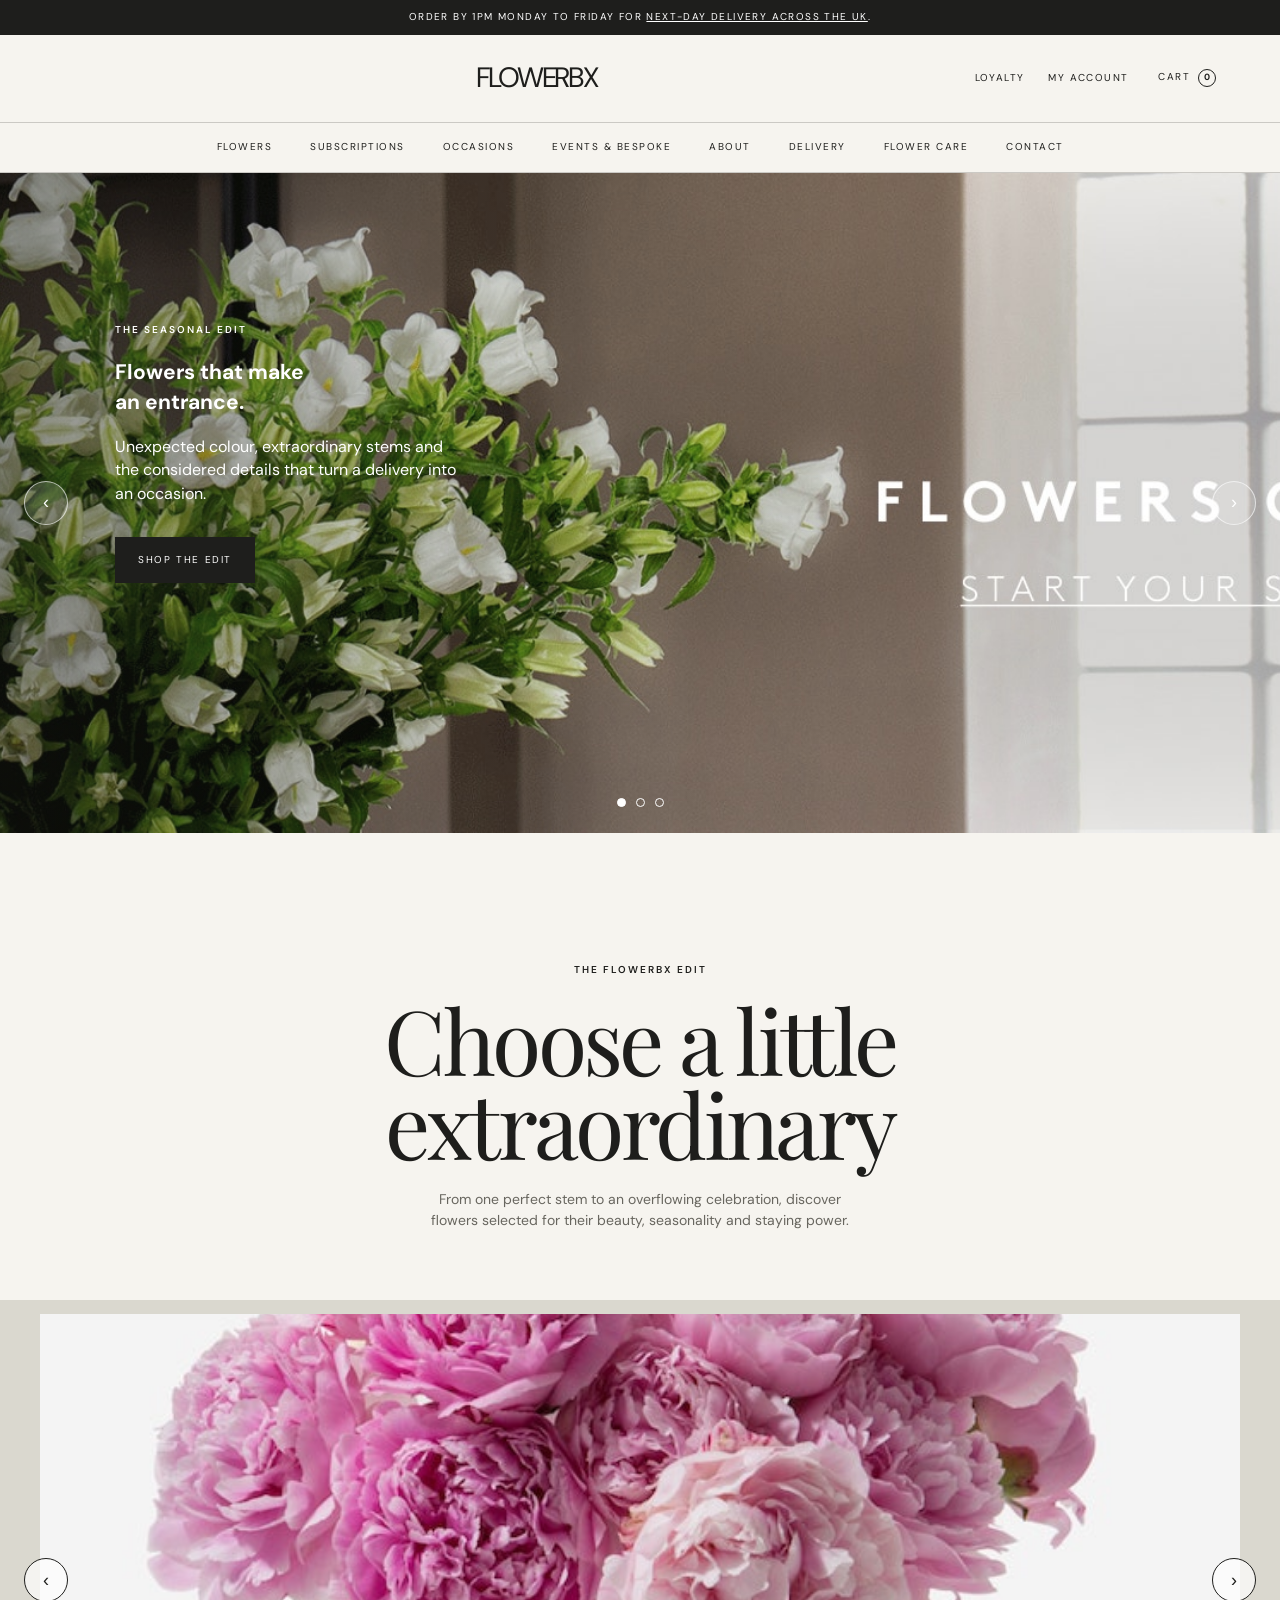
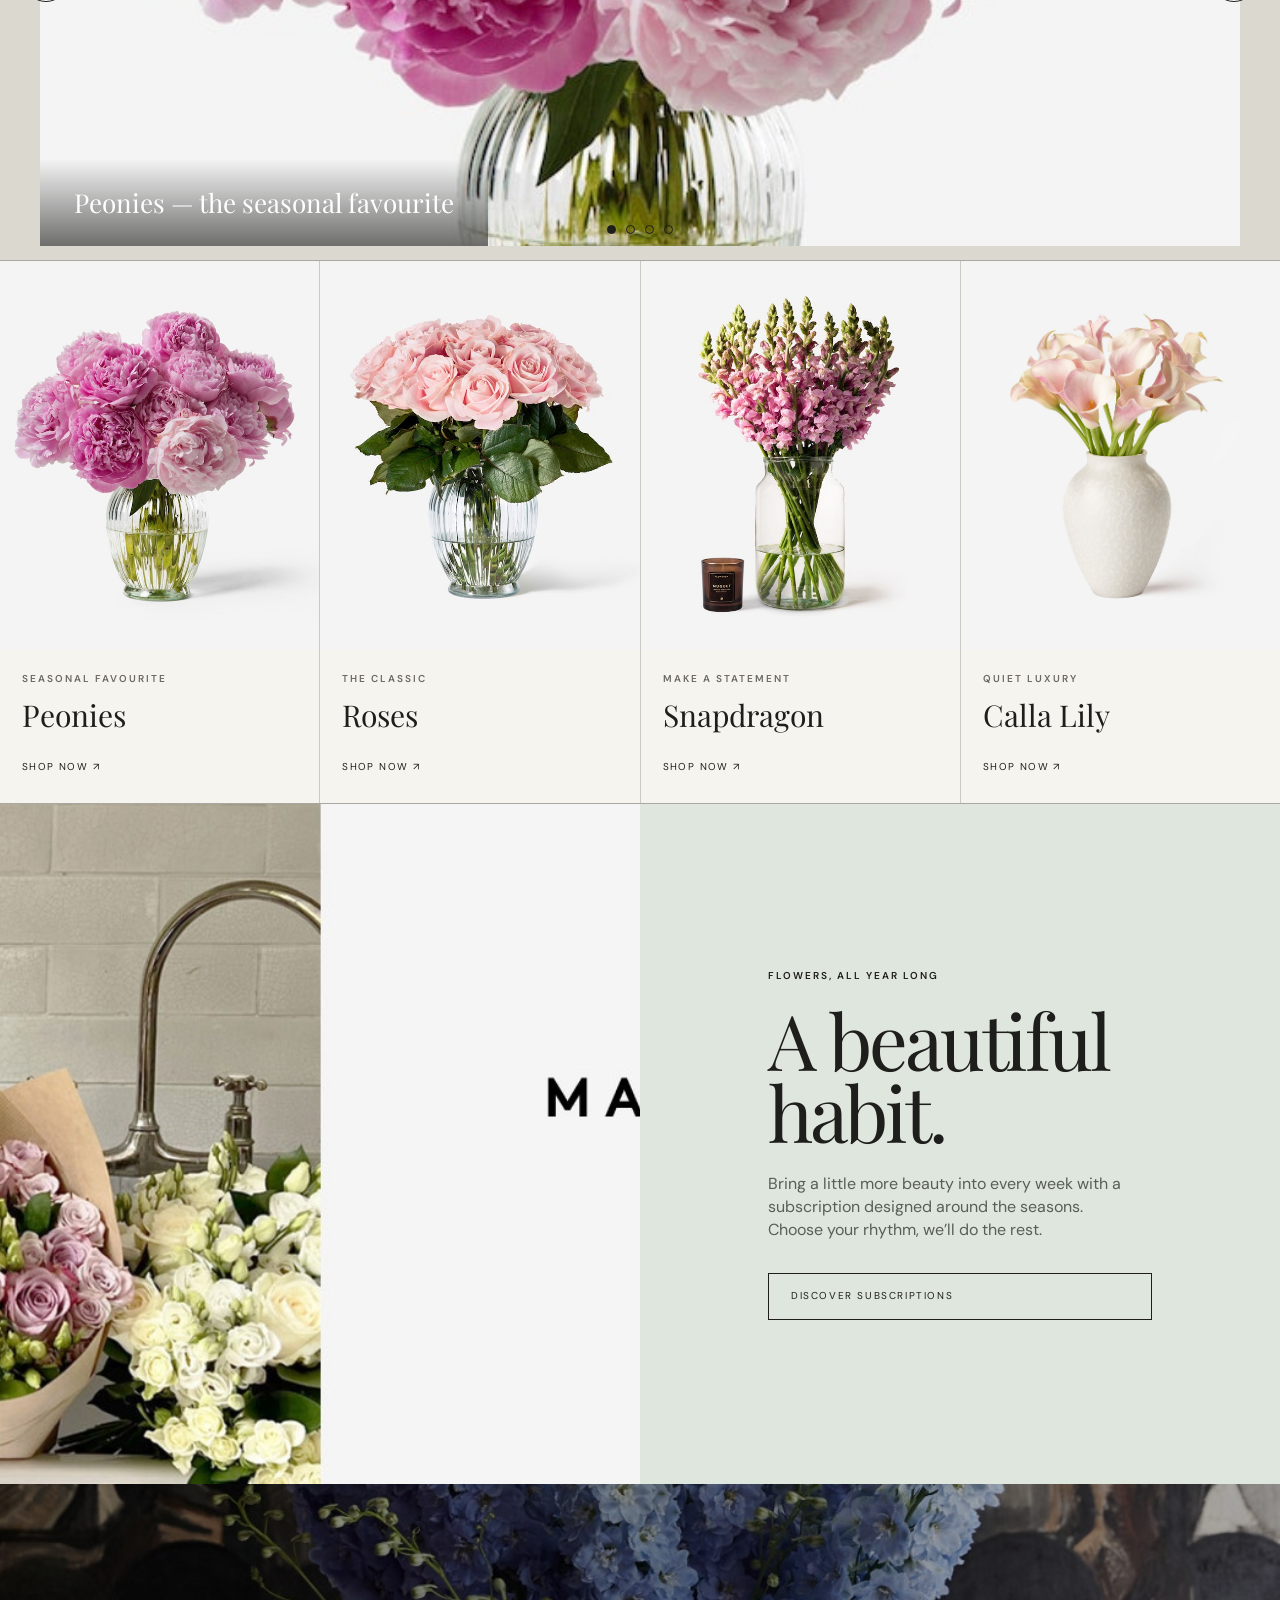
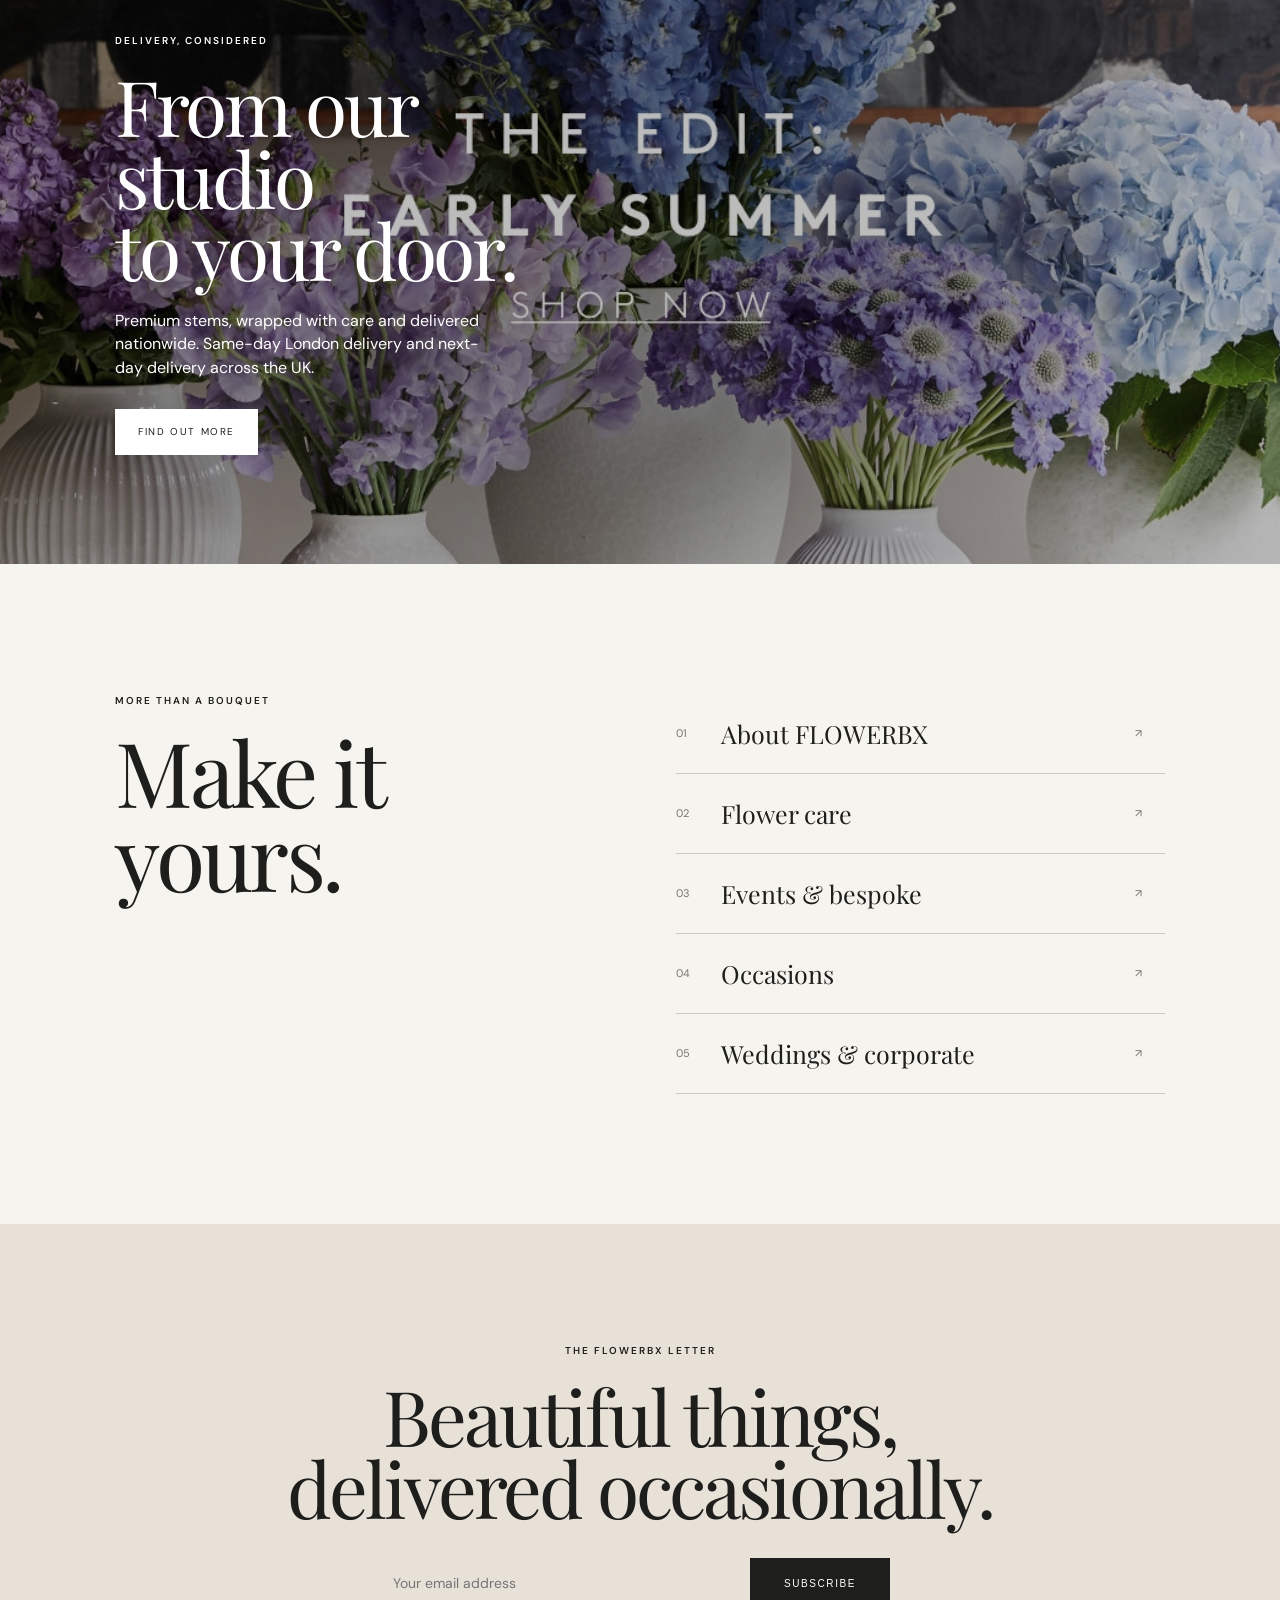
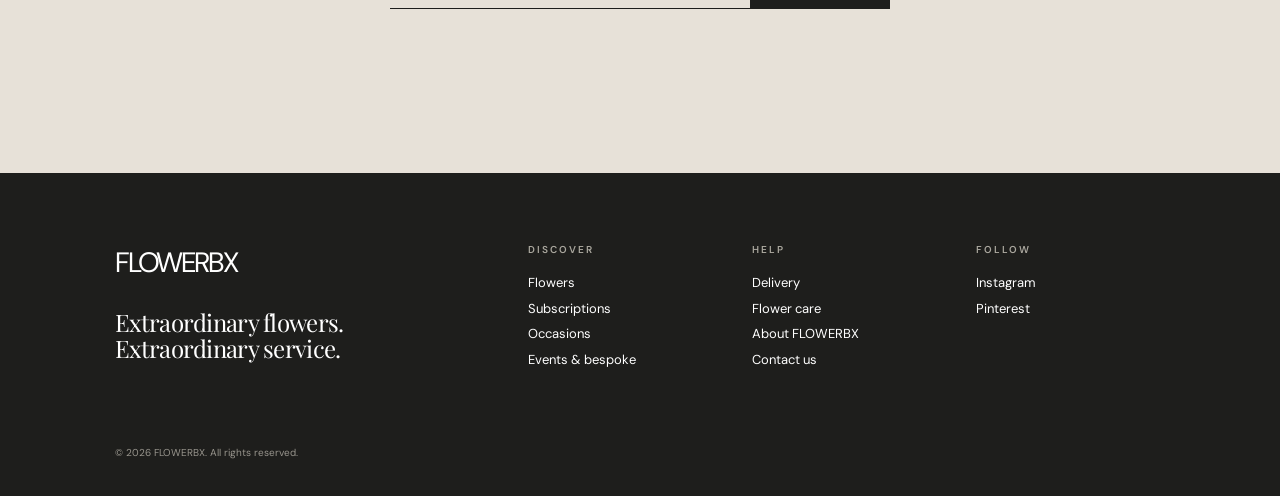
<file: index.html>
<!doctype html>
<html lang="en">
<head>
  <meta charset="UTF-8" />
  <meta name="viewport" content="width=device-width, initial-scale=1.0" />
  <meta name="description" content="Extraordinary flowers, delivered with care." />
  <title>FLOWERBX — Extraordinary Flowers</title>
  <link rel="preconnect" href="https://fonts.googleapis.com">
  <link rel="preconnect" href="https://fonts.gstatic.com" crossorigin>
  <link href="https://fonts.googleapis.com/css2?family=DM+Sans:wght@400;500;600&family=Playfair+Display:wght@400;500&display=swap" rel="stylesheet">
  <link rel="stylesheet" href="styles.css" />
</head>
<body data-page="home">
  <div id="site-header-root"></div>
  <main id="top">
    <section class="hero-carousel" aria-label="Featured flower stories" aria-roledescription="carousel">
      <div class="carousel-slide is-active"><img src="assets/hero.jpg" alt="Abundant seasonal flowers in a glass vase"><div class="hero-copy"><p class="eyebrow">THE SEASONAL EDIT</p><h1>Flowers that make<br>an entrance.</h1><p>Unexpected colour, extraordinary stems and the considered details that turn a delivery into an occasion.</p><a class="button button-dark" href="shop.html">SHOP THE EDIT</a></div></div>
      <div class="carousel-slide"><img src="assets/subscription.jpg" alt="Seasonal flowers arranged for a home"><div class="hero-copy"><p class="eyebrow">FLOWERS, ALL YEAR LONG</p><h1>A beautiful<br>habit.</h1><p>Bring a little more beauty into every week with a subscription designed around the seasons.</p><a class="button button-dark" href="subscriptions.html">DISCOVER SUBSCRIPTIONS</a></div></div>
      <div class="carousel-slide"><img src="assets/delivery.jpg" alt="Fresh flowers ready for delivery"><div class="hero-copy"><p class="eyebrow">DELIVERY, CONSIDERED</p><h1>From our studio<br>to your door.</h1><p>Premium stems, wrapped with care and delivered nationwide, with same-day London delivery.</p><a class="button button-dark" href="delivery.html">FIND OUT MORE</a></div></div>
      <div class="carousel-controls"><button class="carousel-prev" aria-label="Previous slide">‹</button><button class="carousel-next" aria-label="Next slide">›</button></div>
      <div class="carousel-dots" role="tablist" aria-label="Choose slide"></div>
    </section>

    <section class="collection-intro" id="flowers"><p class="eyebrow">THE FLOWERBX EDIT</p><h2>Choose a little<br>extraordinary</h2><p class="intro-copy">From one perfect stem to an overflowing celebration, discover flowers selected for their beauty, seasonality and staying power.</p></section>

    <section class="collection-rotator" aria-label="Flower collections" aria-roledescription="carousel">
      <figure class="carousel-slide is-active"><img src="assets/peony.jpg" alt="Soft pink peonies"><figcaption>Peonies — the seasonal favourite</figcaption></figure>
      <figure class="carousel-slide"><img src="assets/rose.jpg" alt="Pink roses in a vase"><figcaption>Roses — the classic</figcaption></figure>
      <figure class="carousel-slide"><img src="assets/snapdragon.jpg" alt="Lavender snapdragons"><figcaption>Snapdragon — make a statement</figcaption></figure>
      <figure class="carousel-slide"><img src="assets/calla.jpg" alt="White calla lilies"><figcaption>Calla Lily — quiet luxury</figcaption></figure>
      <div class="carousel-controls"><button class="carousel-prev" aria-label="Previous collection">‹</button><button class="carousel-next" aria-label="Next collection">›</button></div>
      <div class="carousel-dots" role="tablist" aria-label="Choose collection"></div>
    </section>

    <section class="product-grid" aria-label="Featured flower collections">
      <article class="product-card"><img src="assets/peony.jpg" alt="Soft pink peonies"><div><p class="eyebrow">SEASONAL FAVOURITE</p><h3>Peonies</h3><a href="shop.html">SHOP NOW ↗</a></div></article>
      <article class="product-card"><img src="assets/rose.jpg" alt="Pink roses in a vase"><div><p class="eyebrow">THE CLASSIC</p><h3>Roses</h3><a href="shop.html">SHOP NOW ↗</a></div></article>
      <article class="product-card"><img src="assets/snapdragon.jpg" alt="Lavender snapdragons"><div><p class="eyebrow">MAKE A STATEMENT</p><h3>Snapdragon</h3><a href="shop.html">SHOP NOW ↗</a></div></article>
      <article class="product-card"><img src="assets/calla.jpg" alt="White calla lilies"><div><p class="eyebrow">QUIET LUXURY</p><h3>Calla Lily</h3><a href="shop.html">SHOP NOW ↗</a></div></article>
    </section>

    <section class="split-feature" id="subscriptions"><div class="split-image"><img src="assets/subscription.jpg" alt="Seasonal flowers arranged for a home"></div><div class="split-copy"><p class="eyebrow">FLOWERS, ALL YEAR LONG</p><h2>A beautiful habit.</h2><p>Bring a little more beauty into every week with a subscription designed around the seasons. Choose your rhythm, we’ll do the rest.</p><a class="button button-outline" href="subscriptions.html">DISCOVER SUBSCRIPTIONS</a></div></section>

    <section class="wide-feature" id="delivery"><img src="assets/delivery.jpg" alt="Fresh flowers ready for delivery"><div class="wide-copy"><p class="eyebrow">DELIVERY, CONSIDERED</p><h2>From our studio<br>to your door.</h2><p>Premium stems, wrapped with care and delivered nationwide. Same-day London delivery and next-day delivery across the UK.</p><a class="button button-light" href="delivery.html">FIND OUT MORE</a></div></section>

    <section class="service-section" id="events"><div class="service-heading"><p class="eyebrow">MORE THAN A BOUQUET</p><h2>Make it yours.</h2></div><div class="service-list">
      <a href="about.html"><span>01</span><strong>About FLOWERBX</strong><em>↗</em></a>
      <a href="care.html"><span>02</span><strong>Flower care</strong><em>↗</em></a>
      <a href="events.html"><span>03</span><strong>Events &amp; bespoke</strong><em>↗</em></a>
      <a href="occasions.html"><span>04</span><strong>Occasions</strong><em>↗</em></a>
      <a href="events.html"><span>05</span><strong>Weddings &amp; corporate</strong><em>↗</em></a>
    </div></section>

    <section class="newsletter"><p class="eyebrow">THE FLOWERBX LETTER</p><h2>Beautiful things,<br>delivered occasionally.</h2><form id="newsletter-form"><input type="email" name="email" placeholder="Your email address" required><button class="button button-dark">SUBSCRIBE</button></form><p id="form-message" class="form-message" aria-live="polite"></p></section>
  </main>
  <div id="site-footer-root"></div>
  <script src="app.js"></script>
</body>
</html>
</file>
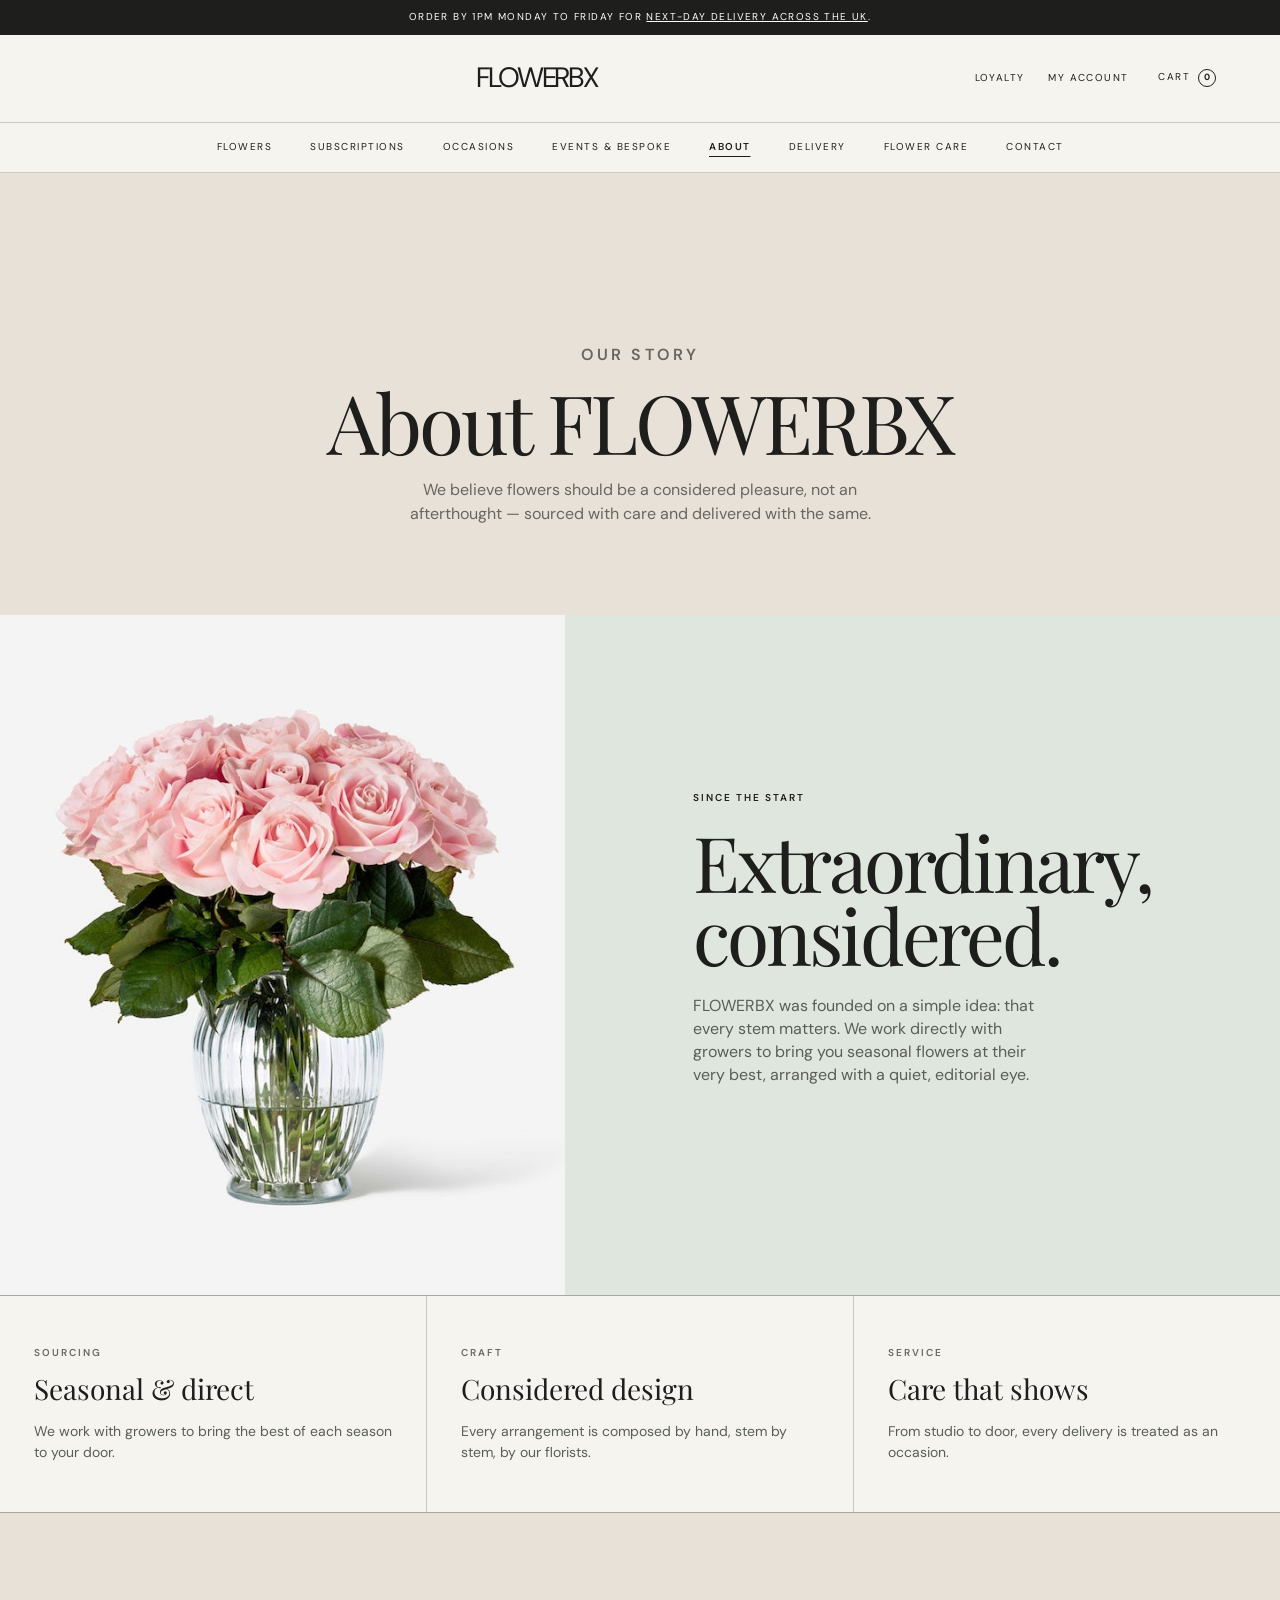
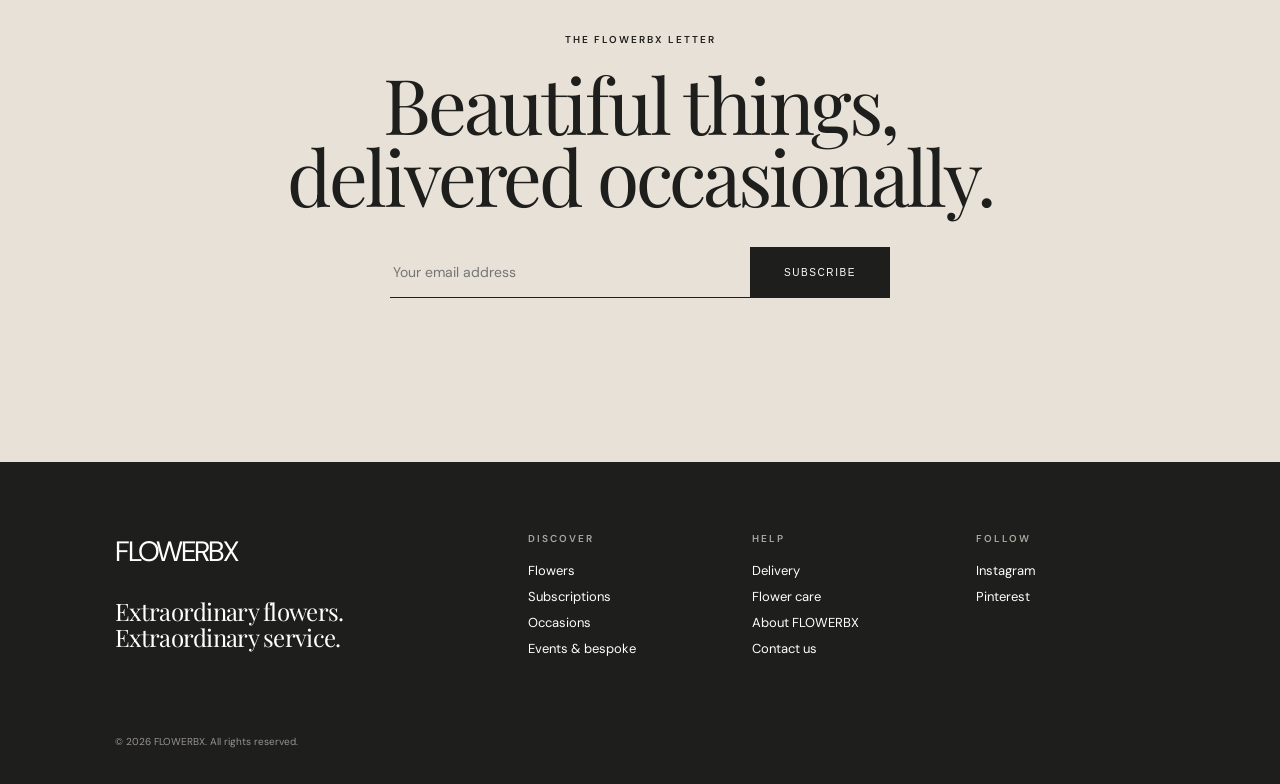
<file: about.html>
<!doctype html>
<html lang="en">
<head>
  <meta charset="UTF-8" />
  <meta name="viewport" content="width=device-width, initial-scale=1.0" />
  <meta name="description" content="About FLOWERBX — extraordinary flowers, extraordinary service." />
  <title>About — FLOWERBX</title>
  <link rel="preconnect" href="https://fonts.googleapis.com">
  <link rel="preconnect" href="https://fonts.gstatic.com" crossorigin>
  <link href="https://fonts.googleapis.com/css2?family=DM+Sans:wght@400;500;600&family=Playfair+Display:wght@400;500&display=swap" rel="stylesheet">
  <link rel="stylesheet" href="styles.css" />
</head>
<body data-page="about">
  <div id="site-header-root"></div>
  <main id="top">
    <section class="page-hero"><p class="eyebrow">OUR STORY</p><h1>About FLOWERBX</h1><p>We believe flowers should be a considered pleasure, not an afterthought — sourced with care and delivered with the same.</p></section>

    <section class="split-feature"><div class="split-image"><img src="assets/rose.jpg" alt="Pink roses in a vase"></div><div class="split-copy"><p class="eyebrow">SINCE THE START</p><h2>Extraordinary, considered.</h2><p>FLOWERBX was founded on a simple idea: that every stem matters. We work directly with growers to bring you seasonal flowers at their very best, arranged with a quiet, editorial eye.</p></div></section>

    <section class="info-grid" aria-label="Our values">
      <article class="info-card"><p class="eyebrow">SOURCING</p><h3>Seasonal &amp; direct</h3><p>We work with growers to bring the best of each season to your door.</p></article>
      <article class="info-card"><p class="eyebrow">CRAFT</p><h3>Considered design</h3><p>Every arrangement is composed by hand, stem by stem, by our florists.</p></article>
      <article class="info-card"><p class="eyebrow">SERVICE</p><h3>Care that shows</h3><p>From studio to door, every delivery is treated as an occasion.</p></article>
    </section>

    <section class="newsletter"><p class="eyebrow">THE FLOWERBX LETTER</p><h2>Beautiful things,<br>delivered occasionally.</h2><form id="newsletter-form"><input type="email" name="email" placeholder="Your email address" required><button class="button button-dark">SUBSCRIBE</button></form><p id="form-message" class="form-message" aria-live="polite"></p></section>
  </main>
  <div id="site-footer-root"></div>
  <script src="app.js"></script>
</body>
</html>
</file>
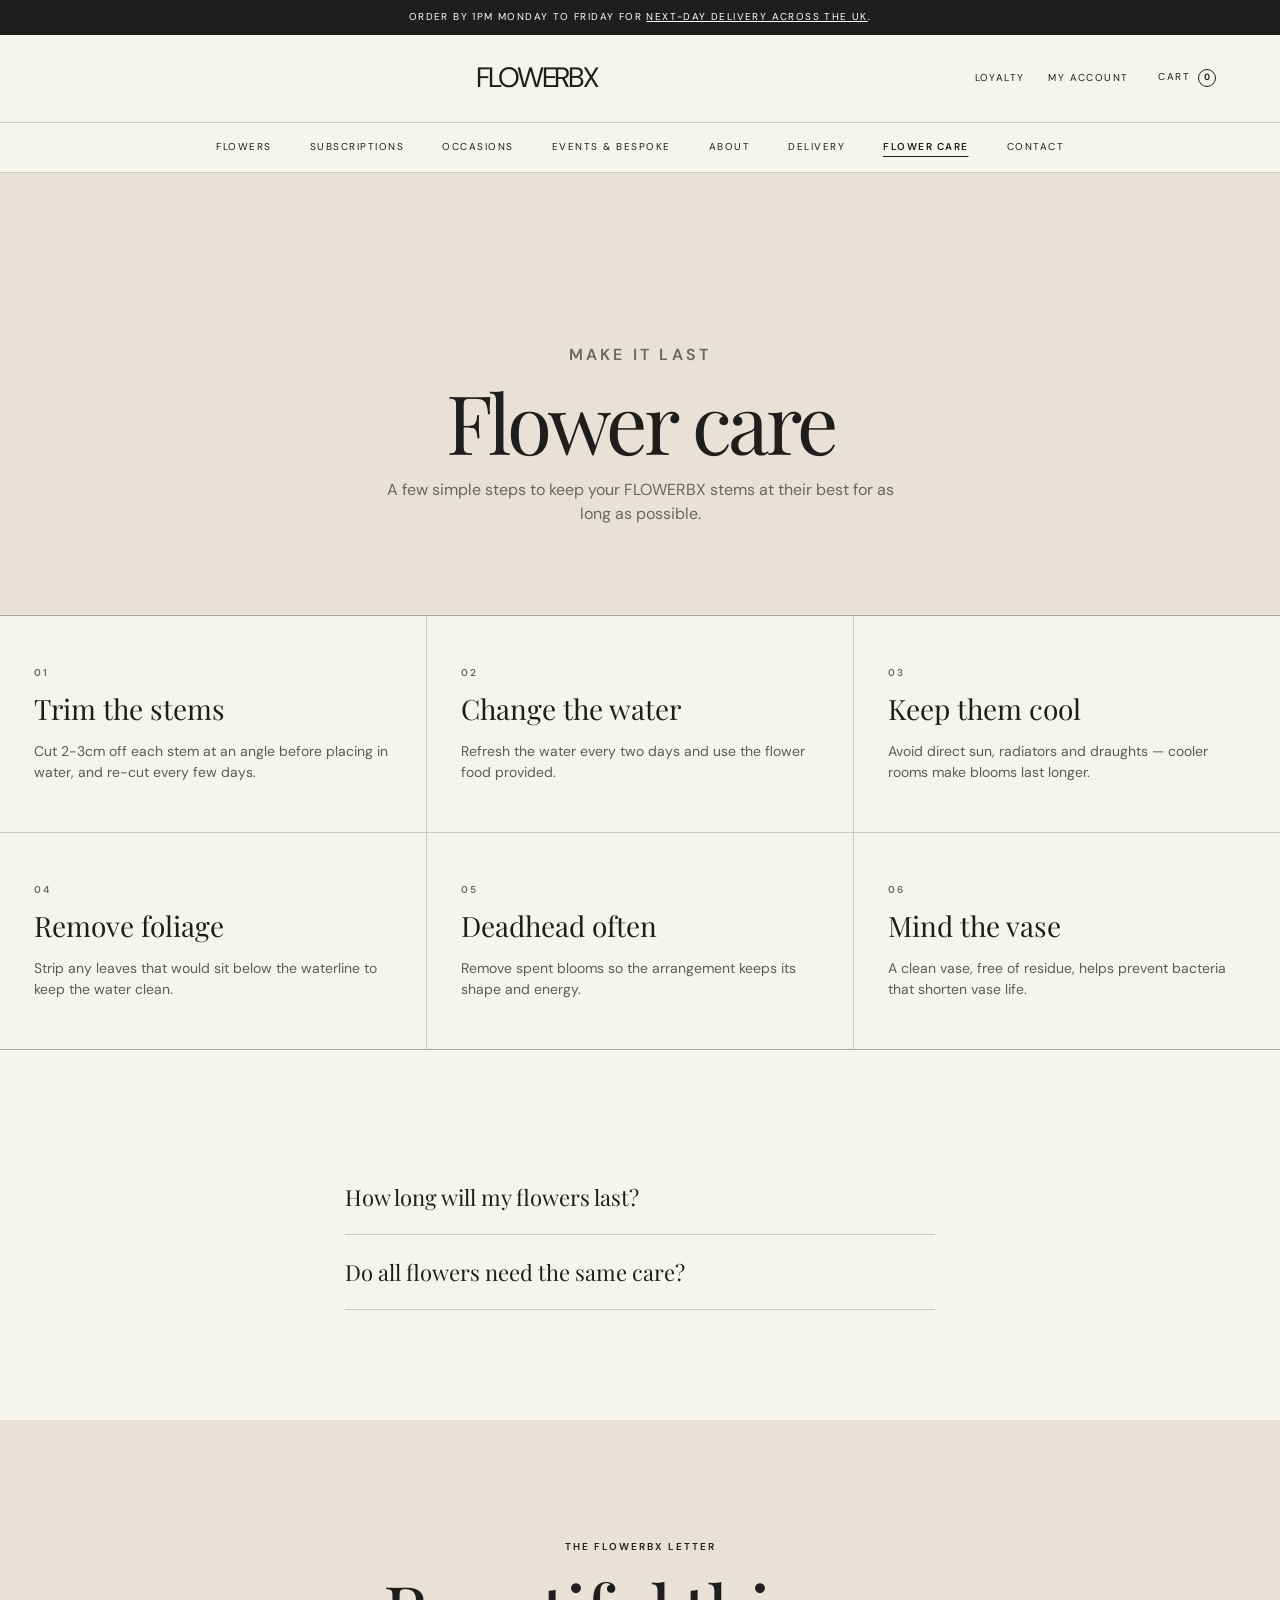
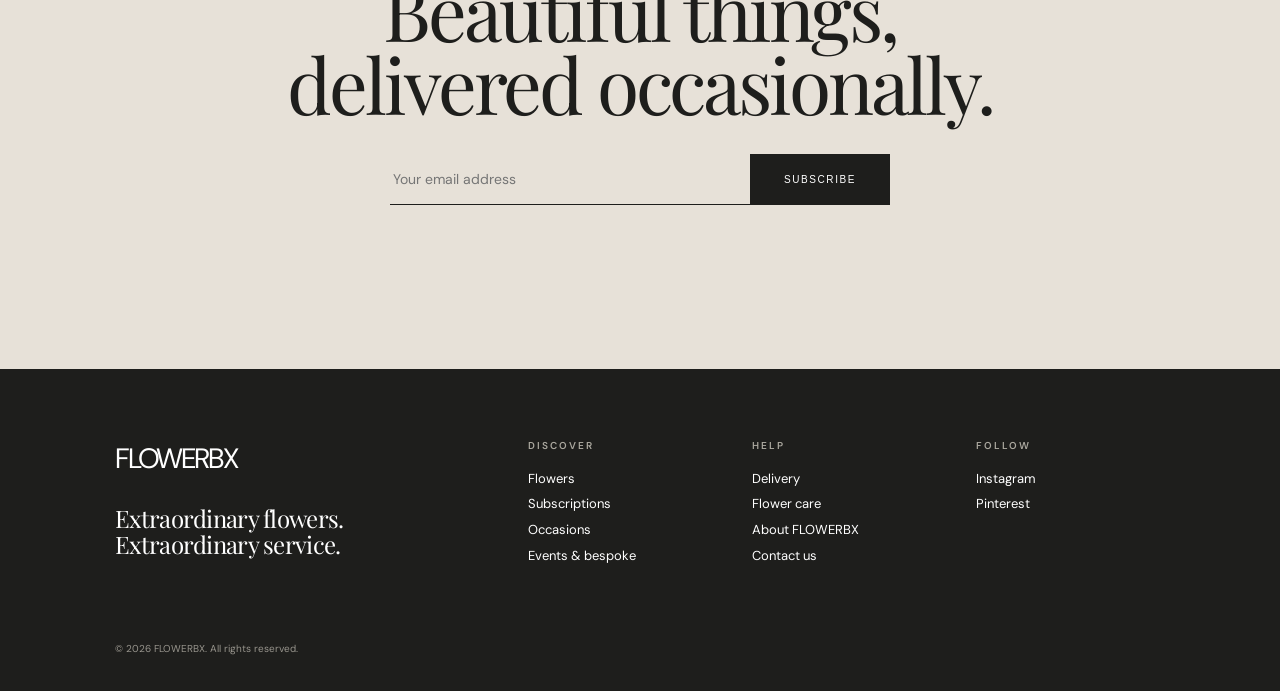
<file: care.html>
<!doctype html>
<html lang="en">
<head>
  <meta charset="UTF-8" />
  <meta name="viewport" content="width=device-width, initial-scale=1.0" />
  <meta name="description" content="How to care for your FLOWERBX flowers so they stay beautiful for longer." />
  <title>Flower Care — FLOWERBX</title>
  <link rel="preconnect" href="https://fonts.googleapis.com">
  <link rel="preconnect" href="https://fonts.gstatic.com" crossorigin>
  <link href="https://fonts.googleapis.com/css2?family=DM+Sans:wght@400;500;600&family=Playfair+Display:wght@400;500&display=swap" rel="stylesheet">
  <link rel="stylesheet" href="styles.css" />
</head>
<body data-page="care">
  <div id="site-header-root"></div>
  <main id="top">
    <section class="page-hero"><p class="eyebrow">MAKE IT LAST</p><h1>Flower care</h1><p>A few simple steps to keep your FLOWERBX stems at their best for as long as possible.</p></section>

    <section class="info-grid" aria-label="Flower care steps">
      <article class="info-card"><p class="eyebrow">01</p><h3>Trim the stems</h3><p>Cut 2-3cm off each stem at an angle before placing in water, and re-cut every few days.</p></article>
      <article class="info-card"><p class="eyebrow">02</p><h3>Change the water</h3><p>Refresh the water every two days and use the flower food provided.</p></article>
      <article class="info-card"><p class="eyebrow">03</p><h3>Keep them cool</h3><p>Avoid direct sun, radiators and draughts — cooler rooms make blooms last longer.</p></article>
      <article class="info-card"><p class="eyebrow">04</p><h3>Remove foliage</h3><p>Strip any leaves that would sit below the waterline to keep the water clean.</p></article>
      <article class="info-card"><p class="eyebrow">05</p><h3>Deadhead often</h3><p>Remove spent blooms so the arrangement keeps its shape and energy.</p></article>
      <article class="info-card"><p class="eyebrow">06</p><h3>Mind the vase</h3><p>A clean vase, free of residue, helps prevent bacteria that shorten vase life.</p></article>
    </section>

    <section class="faq" aria-label="Flower care frequently asked questions">
      <details><summary>How long will my flowers last?</summary><p>With proper care, most FLOWERBX arrangements stay beautiful for 7-10 days.</p></details>
      <details><summary>Do all flowers need the same care?</summary><p>Most tips apply broadly, though delicate blooms like peonies prefer cooler conditions and less handling.</p></details>
    </section>

    <section class="newsletter"><p class="eyebrow">THE FLOWERBX LETTER</p><h2>Beautiful things,<br>delivered occasionally.</h2><form id="newsletter-form"><input type="email" name="email" placeholder="Your email address" required><button class="button button-dark">SUBSCRIBE</button></form><p id="form-message" class="form-message" aria-live="polite"></p></section>
  </main>
  <div id="site-footer-root"></div>
  <script src="app.js"></script>
</body>
</html>
</file>
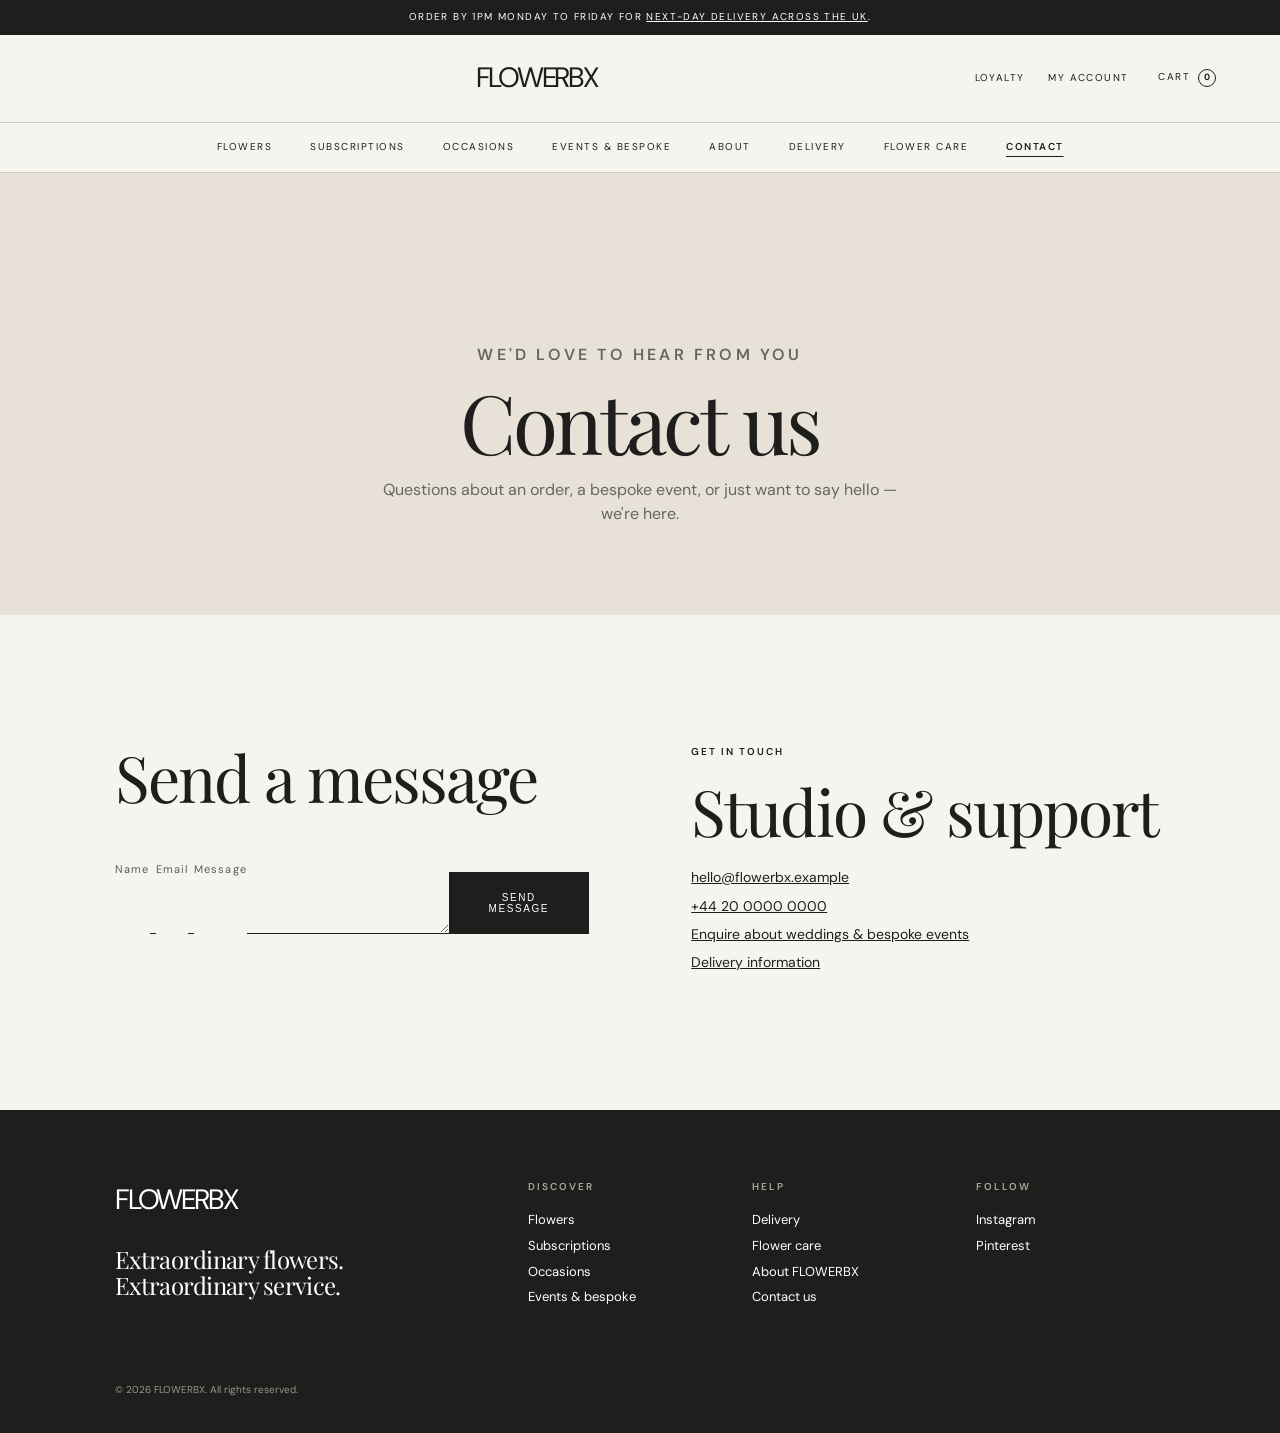
<file: contact.html>
<!doctype html>
<html lang="en">
<head>
  <meta charset="UTF-8" />
  <meta name="viewport" content="width=device-width, initial-scale=1.0" />
  <meta name="description" content="Get in touch with FLOWERBX for orders, bespoke events and enquiries." />
  <title>Contact — FLOWERBX</title>
  <link rel="preconnect" href="https://fonts.googleapis.com">
  <link rel="preconnect" href="https://fonts.gstatic.com" crossorigin>
  <link href="https://fonts.googleapis.com/css2?family=DM+Sans:wght@400;500;600&family=Playfair+Display:wght@400;500&display=swap" rel="stylesheet">
  <link rel="stylesheet" href="styles.css" />
</head>
<body data-page="contact">
  <div id="site-header-root"></div>
  <main id="top">
    <section class="page-hero"><p class="eyebrow">WE'D LOVE TO HEAR FROM YOU</p><h1>Contact us</h1><p>Questions about an order, a bespoke event, or just want to say hello — we're here.</p></section>

    <section class="contact-grid">
      <div class="contact-form">
        <h2>Send a message</h2>
        <form id="contact-form">
          <label for="contact-name">Name</label>
          <input id="contact-name" name="name" type="text" required>
          <label for="contact-email">Email</label>
          <input id="contact-email" name="email" type="email" required>
          <label for="contact-message">Message</label>
          <textarea id="contact-message" name="message" required></textarea>
          <button class="button button-dark" type="submit">SEND MESSAGE</button>
        </form>
        <p id="contact-form-message" class="form-message" aria-live="polite"></p>
      </div>
      <div class="contact-details">
        <p class="eyebrow">GET IN TOUCH</p>
        <h2>Studio &amp; support</h2>
        <a href="mailto:hello@flowerbx.example">hello@flowerbx.example</a>
        <a href="tel:+442000000000">+44 20 0000 0000</a>
        <a href="events.html">Enquire about weddings &amp; bespoke events</a>
        <a href="delivery.html">Delivery information</a>
      </div>
    </section>
  </main>
  <div id="site-footer-root"></div>
  <script src="app.js"></script>
  <script>
    document.addEventListener('DOMContentLoaded', () => {
      const form = document.querySelector('#contact-form');
      const message = document.querySelector('#contact-form-message');
      form?.addEventListener('submit', (event) => {
        event.preventDefault();
        message.textContent = "Thank you — we'll be in touch shortly.";
        form.reset();
      });
    });
  </script>
</body>
</html>
</file>
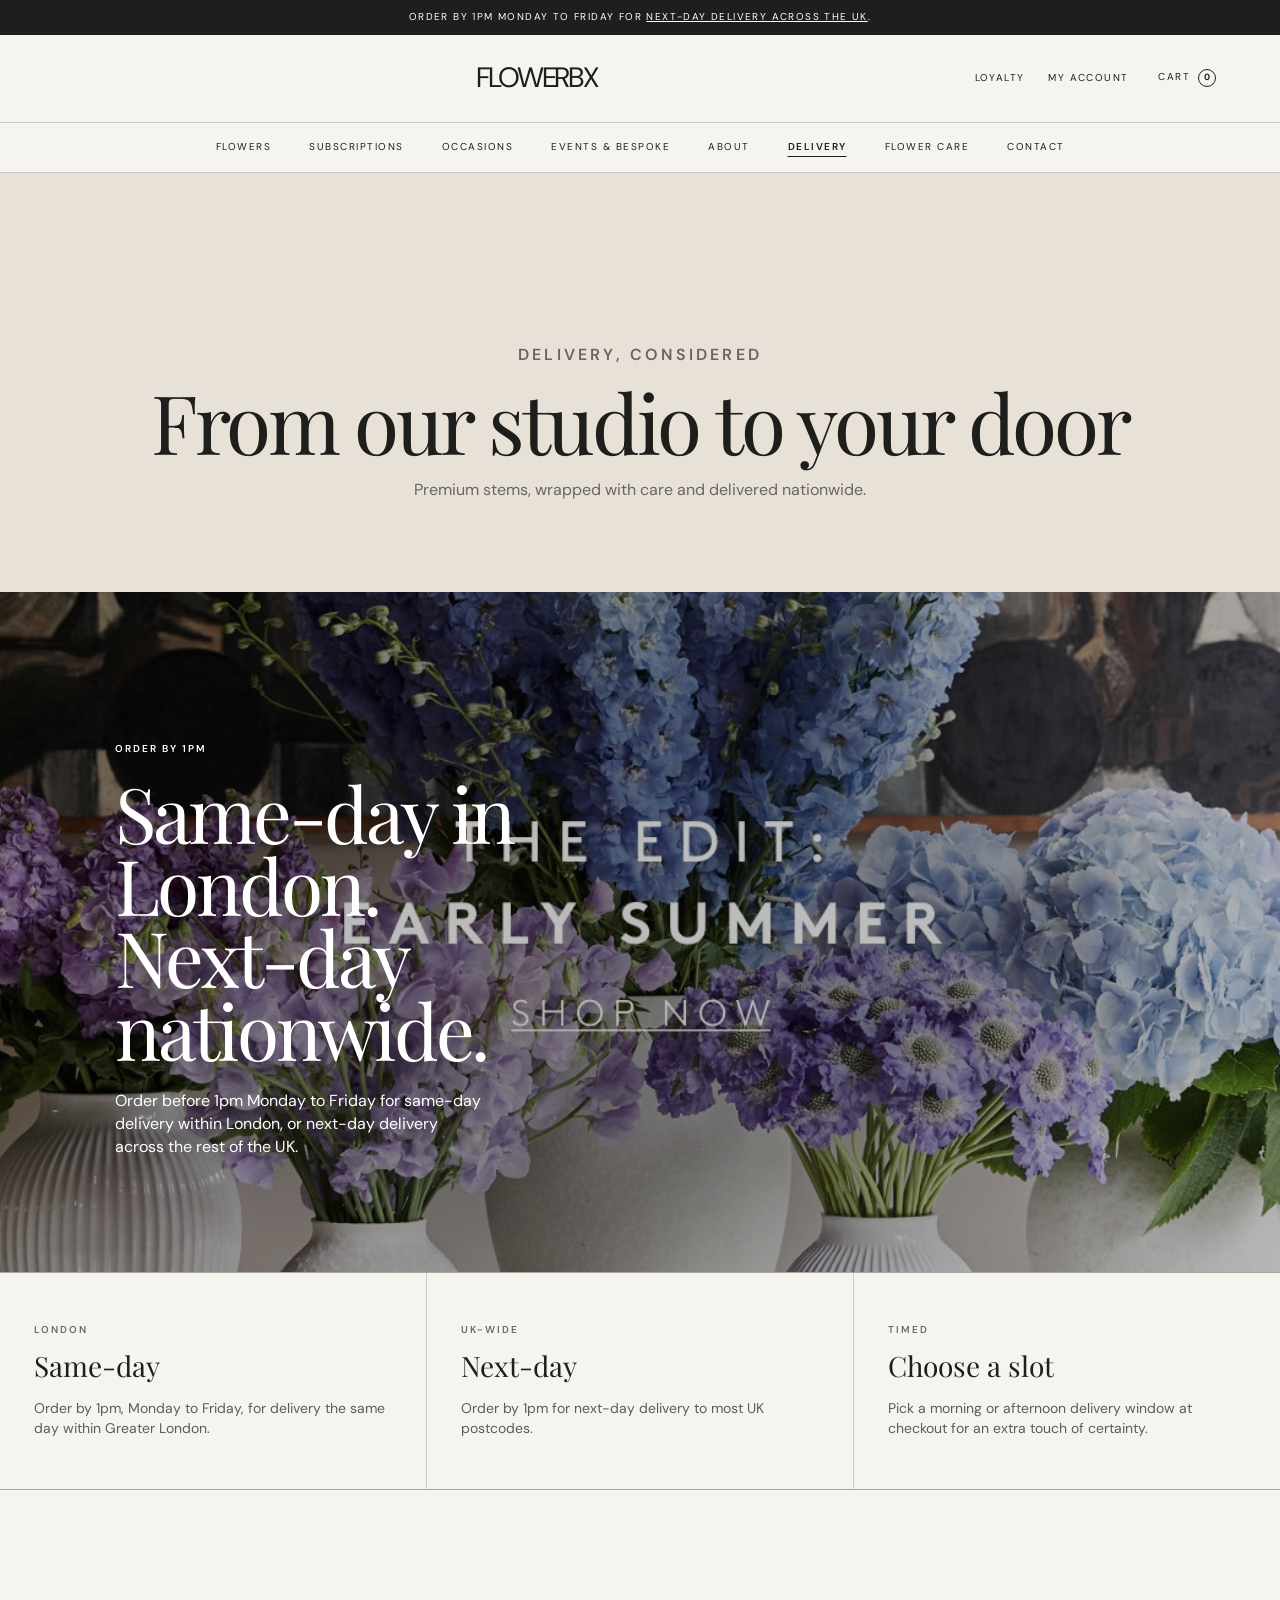
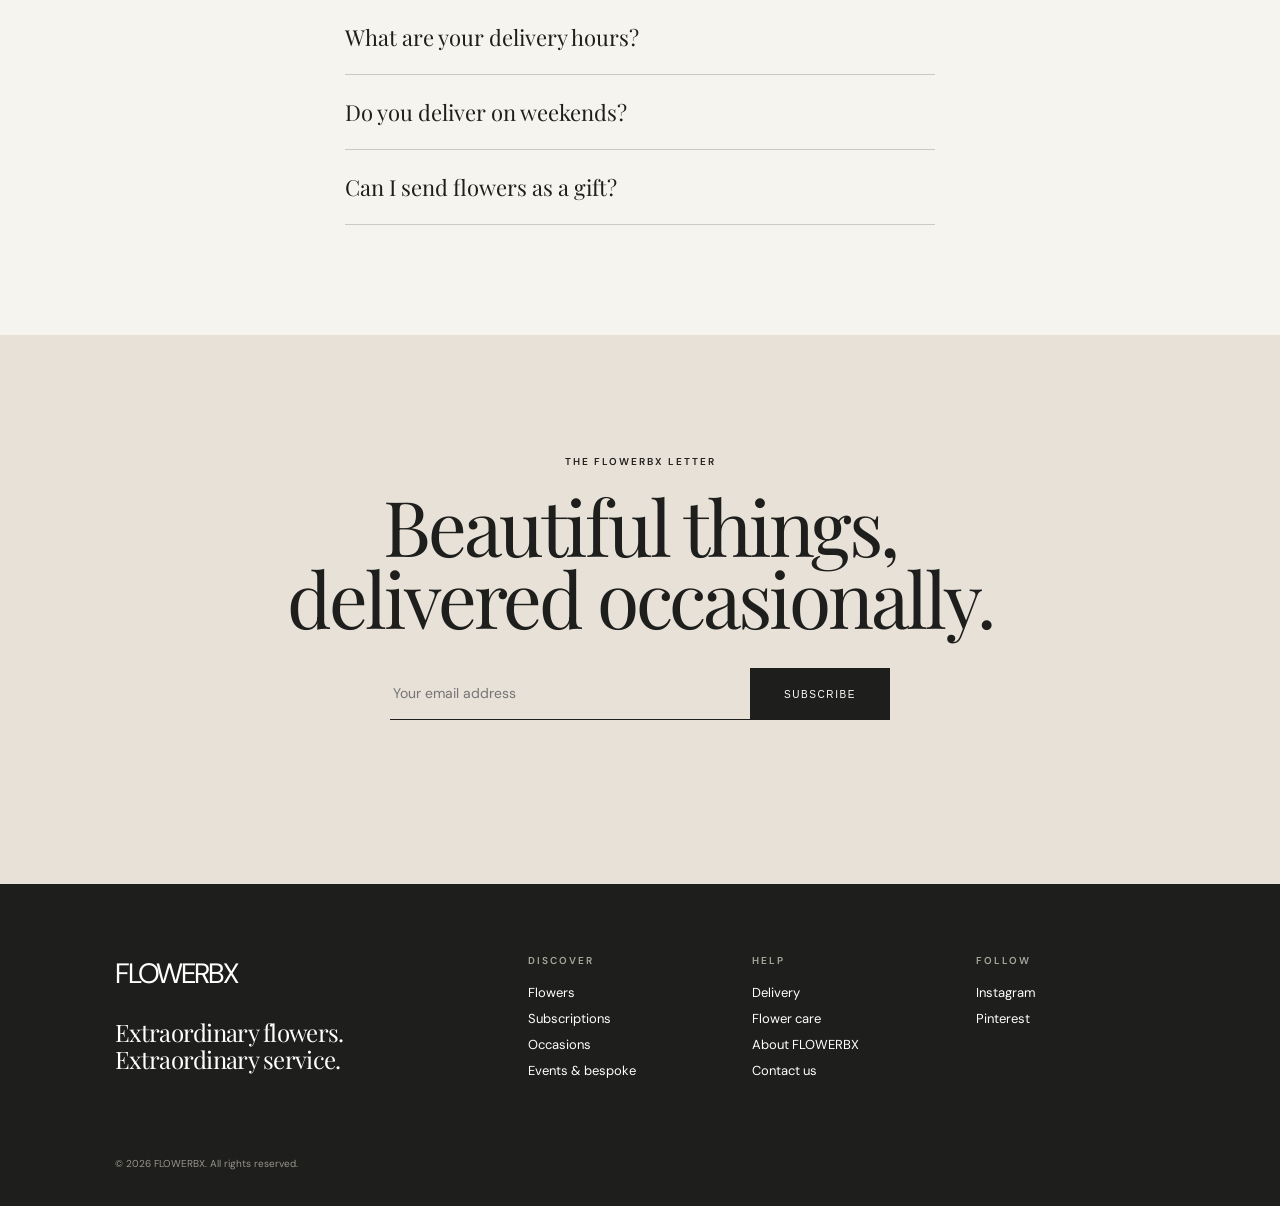
<file: delivery.html>
<!doctype html>
<html lang="en">
<head>
  <meta charset="UTF-8" />
  <meta name="viewport" content="width=device-width, initial-scale=1.0" />
  <meta name="description" content="FLOWERBX delivery — same-day London delivery and next-day delivery across the UK." />
  <title>Delivery — FLOWERBX</title>
  <link rel="preconnect" href="https://fonts.googleapis.com">
  <link rel="preconnect" href="https://fonts.gstatic.com" crossorigin>
  <link href="https://fonts.googleapis.com/css2?family=DM+Sans:wght@400;500;600&family=Playfair+Display:wght@400;500&display=swap" rel="stylesheet">
  <link rel="stylesheet" href="styles.css" />
</head>
<body data-page="delivery">
  <div id="site-header-root"></div>
  <main id="top">
    <section class="page-hero"><p class="eyebrow">DELIVERY, CONSIDERED</p><h1>From our studio to your door</h1><p>Premium stems, wrapped with care and delivered nationwide.</p></section>

    <section class="wide-feature"><img src="assets/delivery.jpg" alt="Fresh flowers ready for delivery"><div class="wide-copy"><p class="eyebrow">ORDER BY 1PM</p><h2>Same-day in London.<br>Next-day nationwide.</h2><p>Order before 1pm Monday to Friday for same-day delivery within London, or next-day delivery across the rest of the UK.</p></div></section>

    <section class="info-grid" aria-label="Delivery options">
      <article class="info-card"><p class="eyebrow">LONDON</p><h3>Same-day</h3><p>Order by 1pm, Monday to Friday, for delivery the same day within Greater London.</p></article>
      <article class="info-card"><p class="eyebrow">UK-WIDE</p><h3>Next-day</h3><p>Order by 1pm for next-day delivery to most UK postcodes.</p></article>
      <article class="info-card"><p class="eyebrow">TIMED</p><h3>Choose a slot</h3><p>Pick a morning or afternoon delivery window at checkout for an extra touch of certainty.</p></article>
    </section>

    <section class="faq" aria-label="Delivery frequently asked questions">
      <details><summary>What are your delivery hours?</summary><p>Orders placed before 1pm Monday to Friday qualify for same-day (London) or next-day (UK) delivery.</p></details>
      <details><summary>Do you deliver on weekends?</summary><p>Saturday delivery is available in select postcodes — choose it at checkout if it's offered for your address.</p></details>
      <details><summary>Can I send flowers as a gift?</summary><p>Yes — add a gift note at checkout and we'll include it with the arrangement, with no pricing shown.</p></details>
    </section>

    <section class="newsletter"><p class="eyebrow">THE FLOWERBX LETTER</p><h2>Beautiful things,<br>delivered occasionally.</h2><form id="newsletter-form"><input type="email" name="email" placeholder="Your email address" required><button class="button button-dark">SUBSCRIBE</button></form><p id="form-message" class="form-message" aria-live="polite"></p></section>
  </main>
  <div id="site-footer-root"></div>
  <script src="app.js"></script>
</body>
</html>
</file>
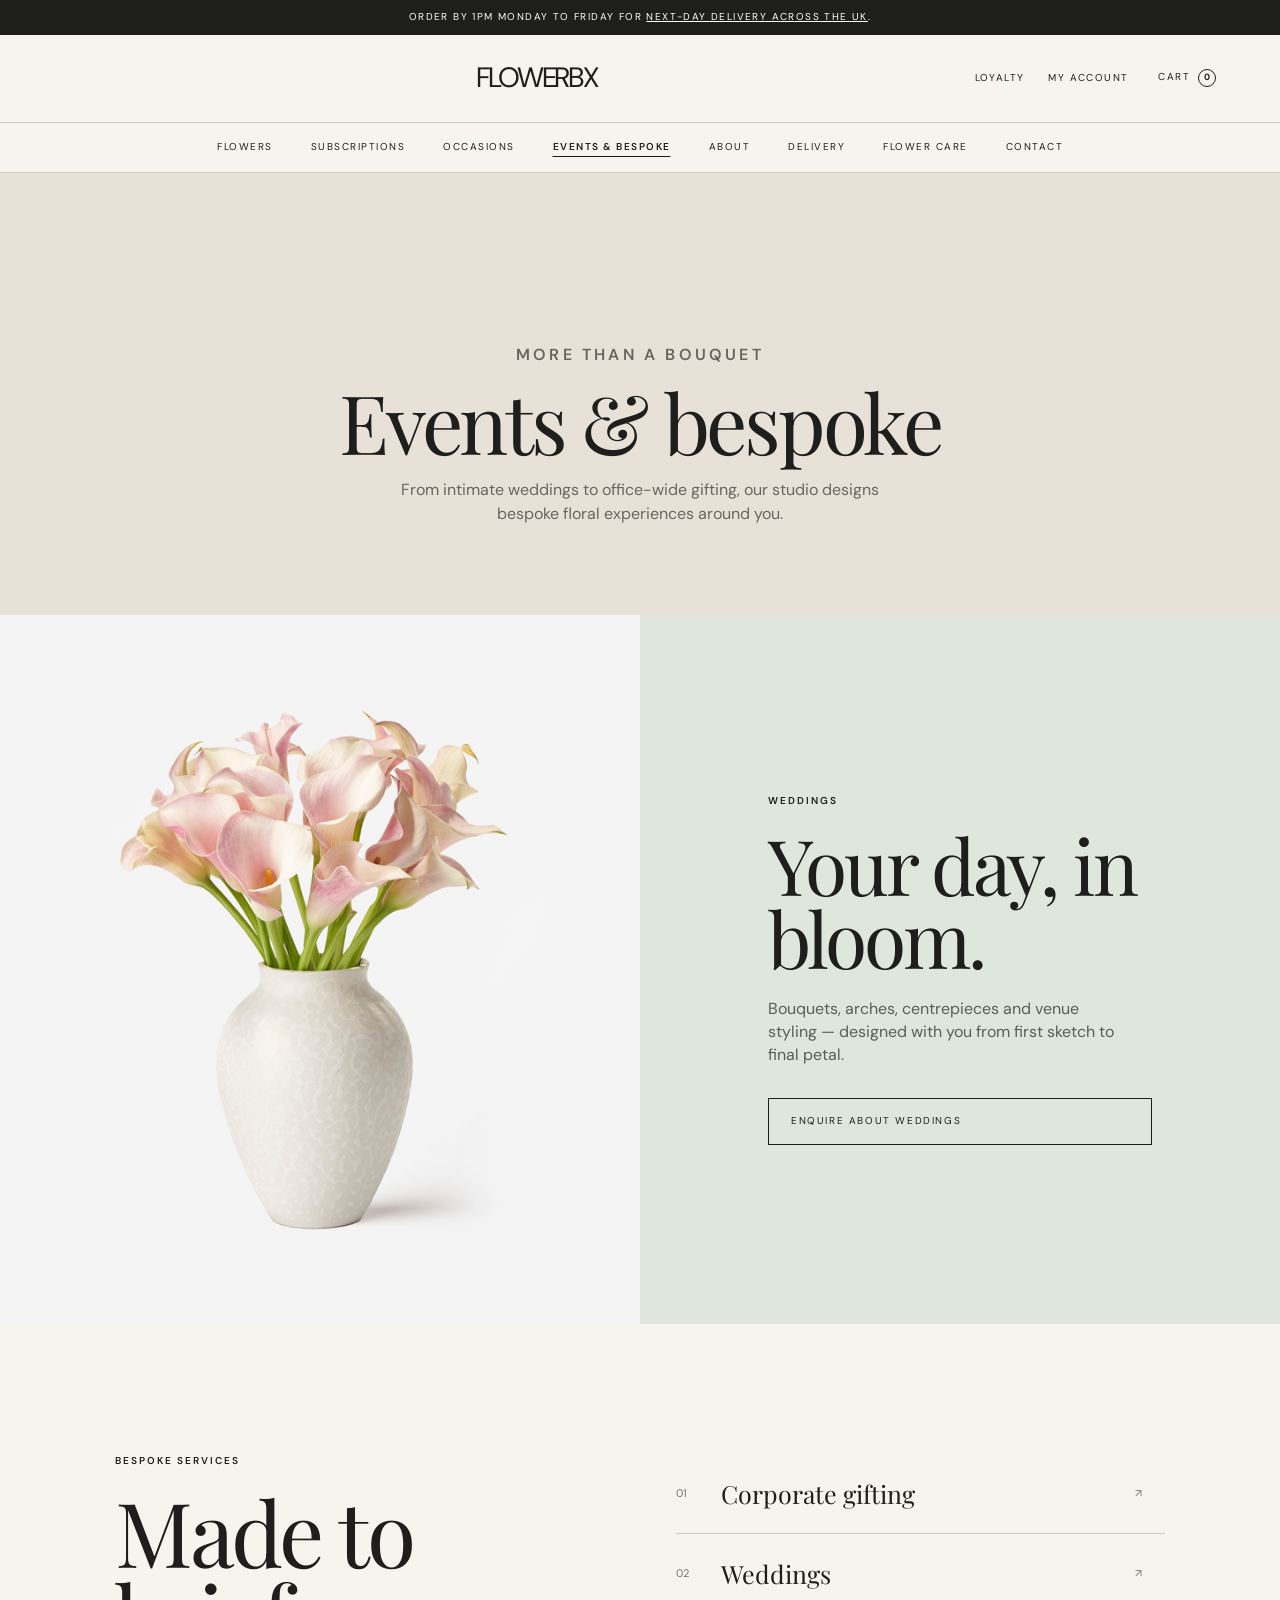
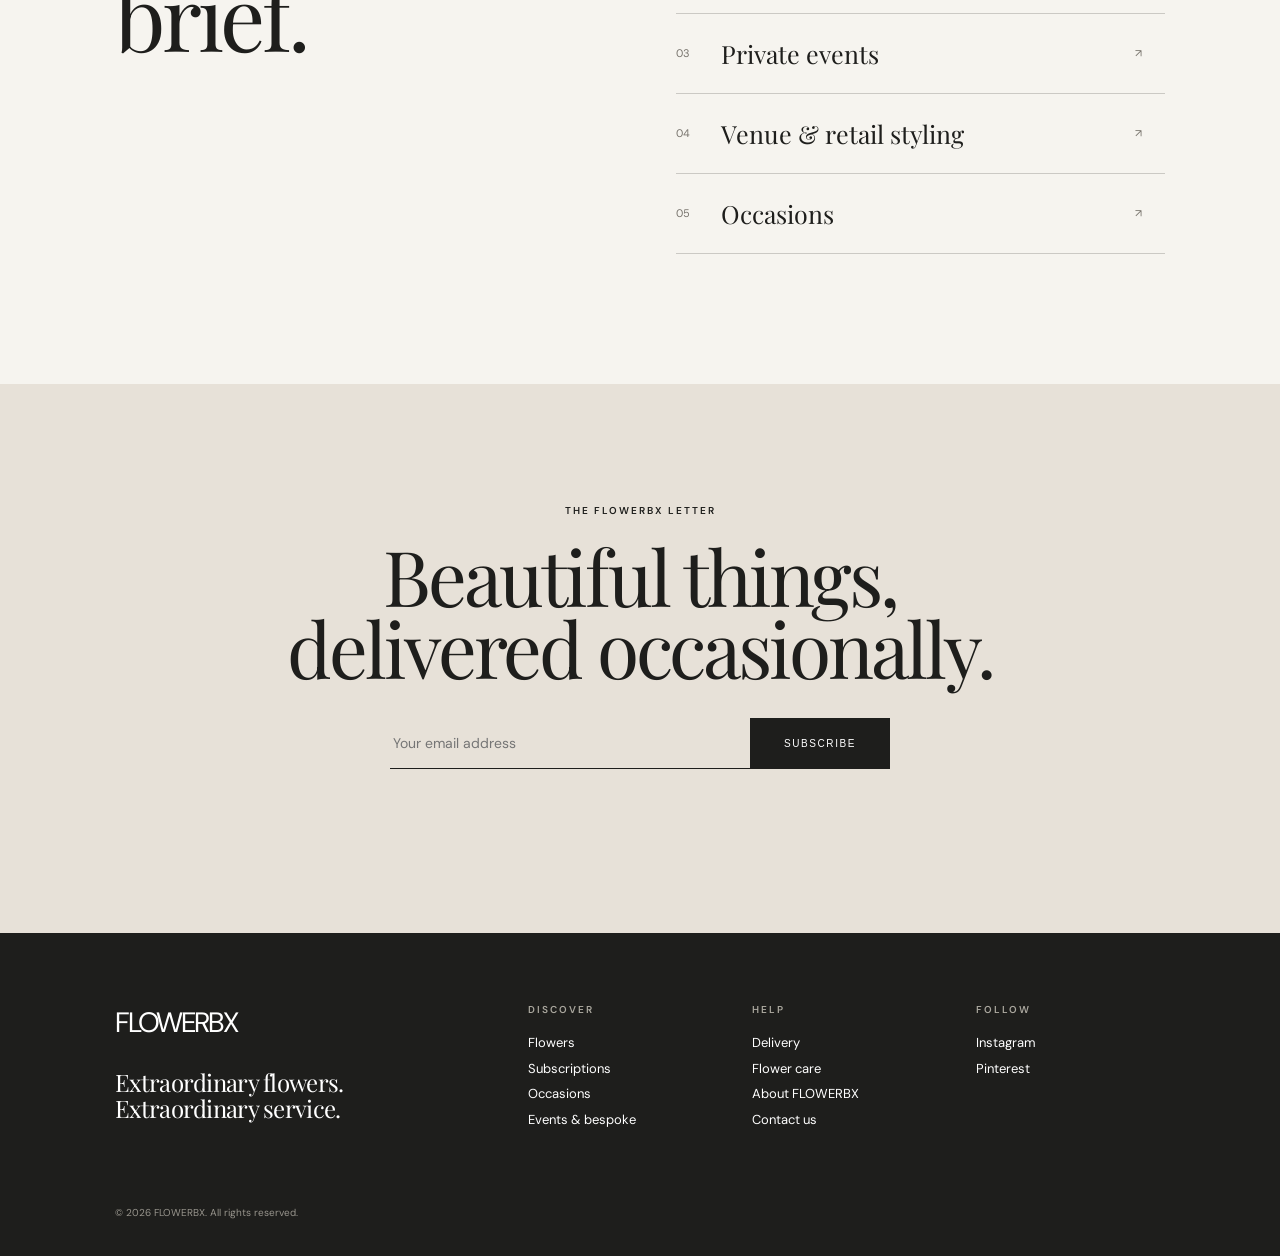
<file: events.html>
<!doctype html>
<html lang="en">
<head>
  <meta charset="UTF-8" />
  <meta name="viewport" content="width=device-width, initial-scale=1.0" />
  <meta name="description" content="Bespoke flowers for weddings, corporate gifting and private events from FLOWERBX." />
  <title>Events &amp; Bespoke — FLOWERBX</title>
  <link rel="preconnect" href="https://fonts.googleapis.com">
  <link rel="preconnect" href="https://fonts.gstatic.com" crossorigin>
  <link href="https://fonts.googleapis.com/css2?family=DM+Sans:wght@400;500;600&family=Playfair+Display:wght@400;500&display=swap" rel="stylesheet">
  <link rel="stylesheet" href="styles.css" />
</head>
<body data-page="events">
  <div id="site-header-root"></div>
  <main id="top">
    <section class="page-hero"><p class="eyebrow">MORE THAN A BOUQUET</p><h1>Events &amp; bespoke</h1><p>From intimate weddings to office-wide gifting, our studio designs bespoke floral experiences around you.</p></section>

    <section class="split-feature"><div class="split-image"><img src="assets/calla.jpg" alt="White calla lilies"></div><div class="split-copy"><p class="eyebrow">WEDDINGS</p><h2>Your day, in bloom.</h2><p>Bouquets, arches, centrepieces and venue styling — designed with you from first sketch to final petal.</p><a class="button button-outline" href="contact.html">ENQUIRE ABOUT WEDDINGS</a></div></section>

    <section class="service-section"><div class="service-heading"><p class="eyebrow">BESPOKE SERVICES</p><h2>Made to brief.</h2></div><div class="service-list">
      <a href="contact.html"><span>01</span><strong>Corporate gifting</strong><em>↗</em></a>
      <a href="contact.html"><span>02</span><strong>Weddings</strong><em>↗</em></a>
      <a href="contact.html"><span>03</span><strong>Private events</strong><em>↗</em></a>
      <a href="contact.html"><span>04</span><strong>Venue &amp; retail styling</strong><em>↗</em></a>
      <a href="occasions.html"><span>05</span><strong>Occasions</strong><em>↗</em></a>
    </div></section>

    <section class="newsletter"><p class="eyebrow">THE FLOWERBX LETTER</p><h2>Beautiful things,<br>delivered occasionally.</h2><form id="newsletter-form"><input type="email" name="email" placeholder="Your email address" required><button class="button button-dark">SUBSCRIBE</button></form><p id="form-message" class="form-message" aria-live="polite"></p></section>
  </main>
  <div id="site-footer-root"></div>
  <script src="app.js"></script>
</body>
</html>
</file>
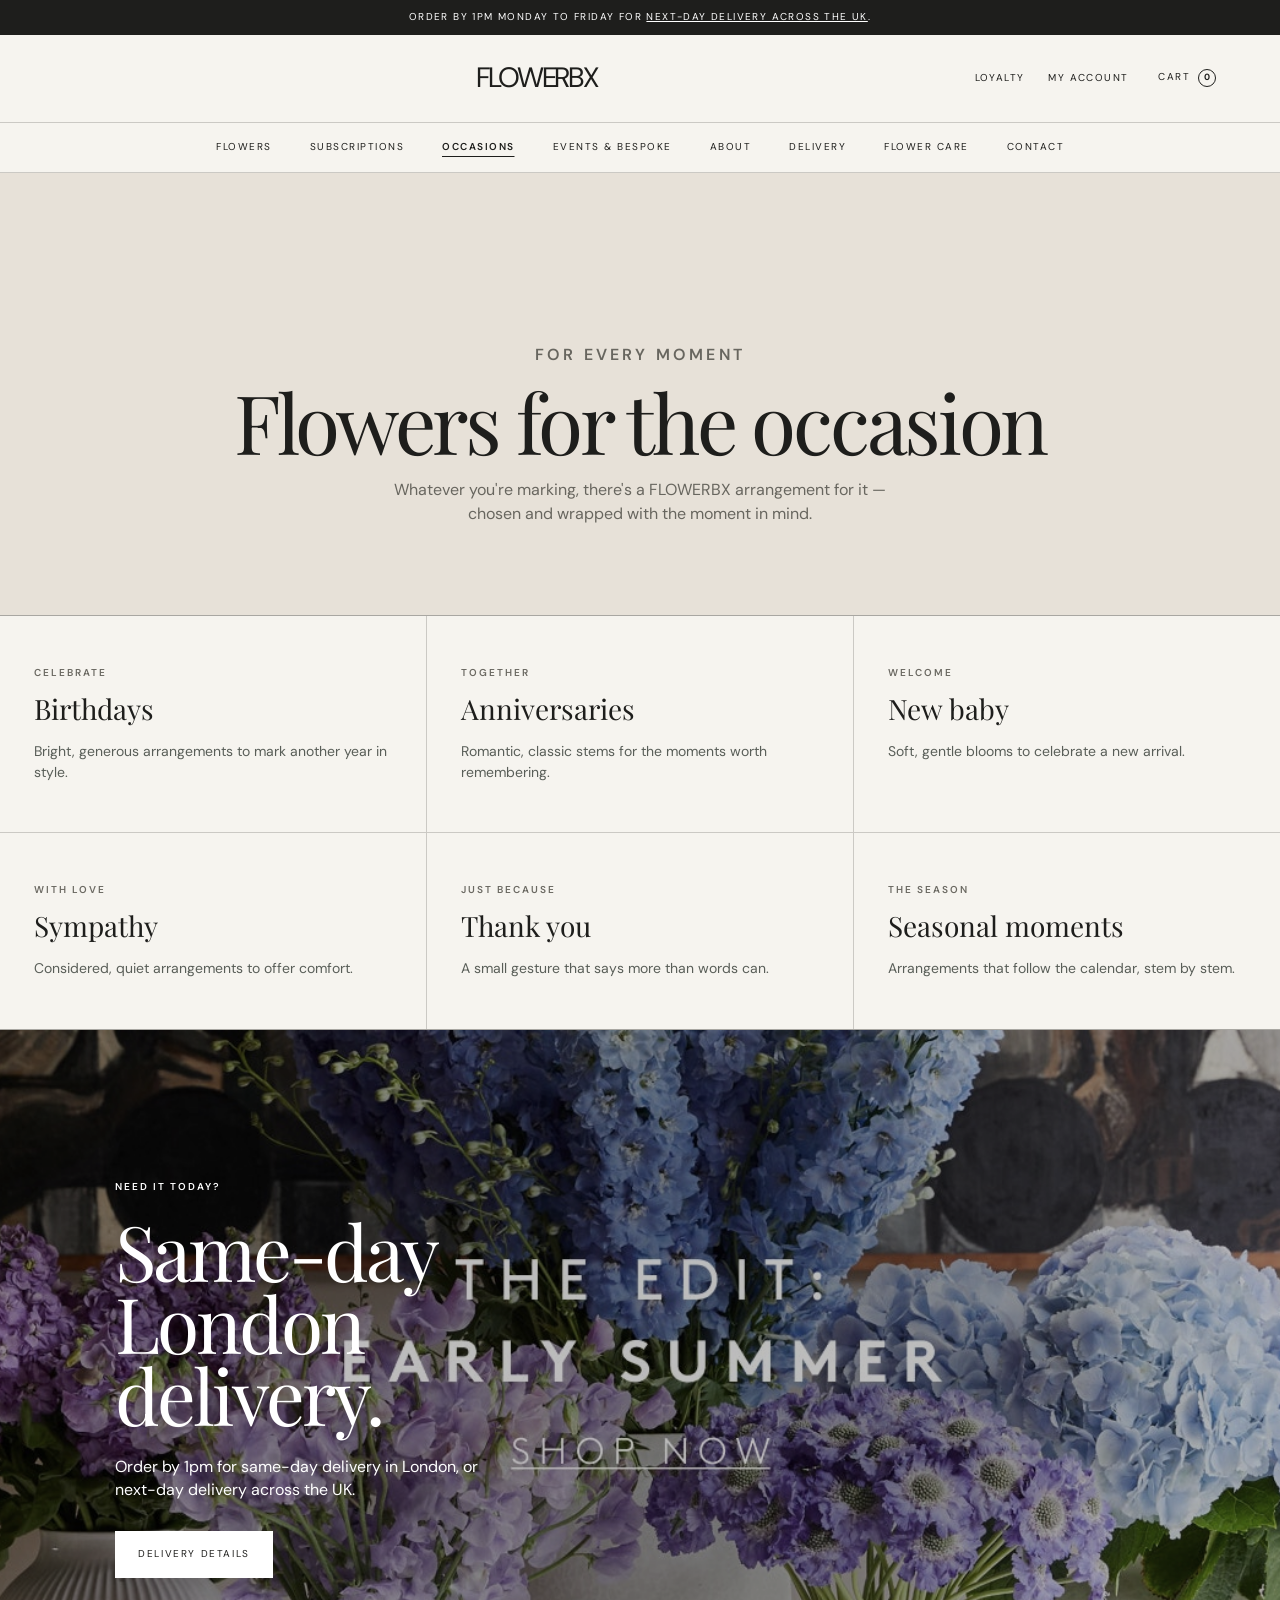
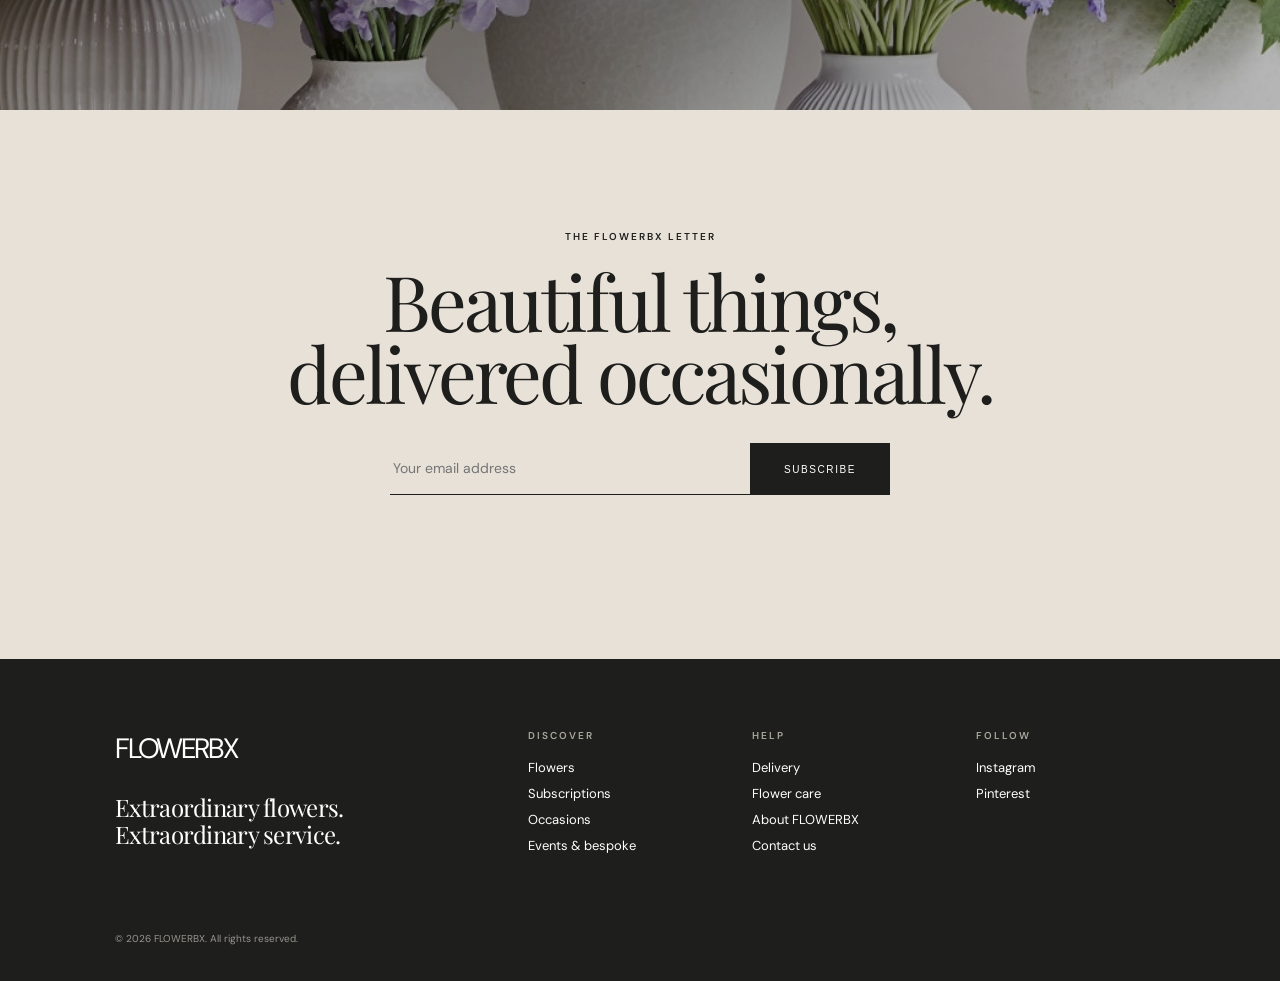
<file: occasions.html>
<!doctype html>
<html lang="en">
<head>
  <meta charset="UTF-8" />
  <meta name="viewport" content="width=device-width, initial-scale=1.0" />
  <meta name="description" content="Flowers for every occasion — birthdays, anniversaries, sympathy, new baby and thank you." />
  <title>Occasions — FLOWERBX</title>
  <link rel="preconnect" href="https://fonts.googleapis.com">
  <link rel="preconnect" href="https://fonts.gstatic.com" crossorigin>
  <link href="https://fonts.googleapis.com/css2?family=DM+Sans:wght@400;500;600&family=Playfair+Display:wght@400;500&display=swap" rel="stylesheet">
  <link rel="stylesheet" href="styles.css" />
</head>
<body data-page="occasions">
  <div id="site-header-root"></div>
  <main id="top">
    <section class="page-hero"><p class="eyebrow">FOR EVERY MOMENT</p><h1>Flowers for the occasion</h1><p>Whatever you're marking, there's a FLOWERBX arrangement for it — chosen and wrapped with the moment in mind.</p></section>

    <section class="info-grid" aria-label="Occasions">
      <article class="info-card"><p class="eyebrow">CELEBRATE</p><h3>Birthdays</h3><p>Bright, generous arrangements to mark another year in style.</p></article>
      <article class="info-card"><p class="eyebrow">TOGETHER</p><h3>Anniversaries</h3><p>Romantic, classic stems for the moments worth remembering.</p></article>
      <article class="info-card"><p class="eyebrow">WELCOME</p><h3>New baby</h3><p>Soft, gentle blooms to celebrate a new arrival.</p></article>
      <article class="info-card"><p class="eyebrow">WITH LOVE</p><h3>Sympathy</h3><p>Considered, quiet arrangements to offer comfort.</p></article>
      <article class="info-card"><p class="eyebrow">JUST BECAUSE</p><h3>Thank you</h3><p>A small gesture that says more than words can.</p></article>
      <article class="info-card"><p class="eyebrow">THE SEASON</p><h3>Seasonal moments</h3><p>Arrangements that follow the calendar, stem by stem.</p></article>
    </section>

    <section class="wide-feature"><img src="assets/delivery.jpg" alt="Fresh flowers ready for delivery"><div class="wide-copy"><p class="eyebrow">NEED IT TODAY?</p><h2>Same-day London<br>delivery.</h2><p>Order by 1pm for same-day delivery in London, or next-day delivery across the UK.</p><a class="button button-light" href="delivery.html">DELIVERY DETAILS</a></div></section>

    <section class="newsletter"><p class="eyebrow">THE FLOWERBX LETTER</p><h2>Beautiful things,<br>delivered occasionally.</h2><form id="newsletter-form"><input type="email" name="email" placeholder="Your email address" required><button class="button button-dark">SUBSCRIBE</button></form><p id="form-message" class="form-message" aria-live="polite"></p></section>
  </main>
  <div id="site-footer-root"></div>
  <script src="app.js"></script>
</body>
</html>
</file>
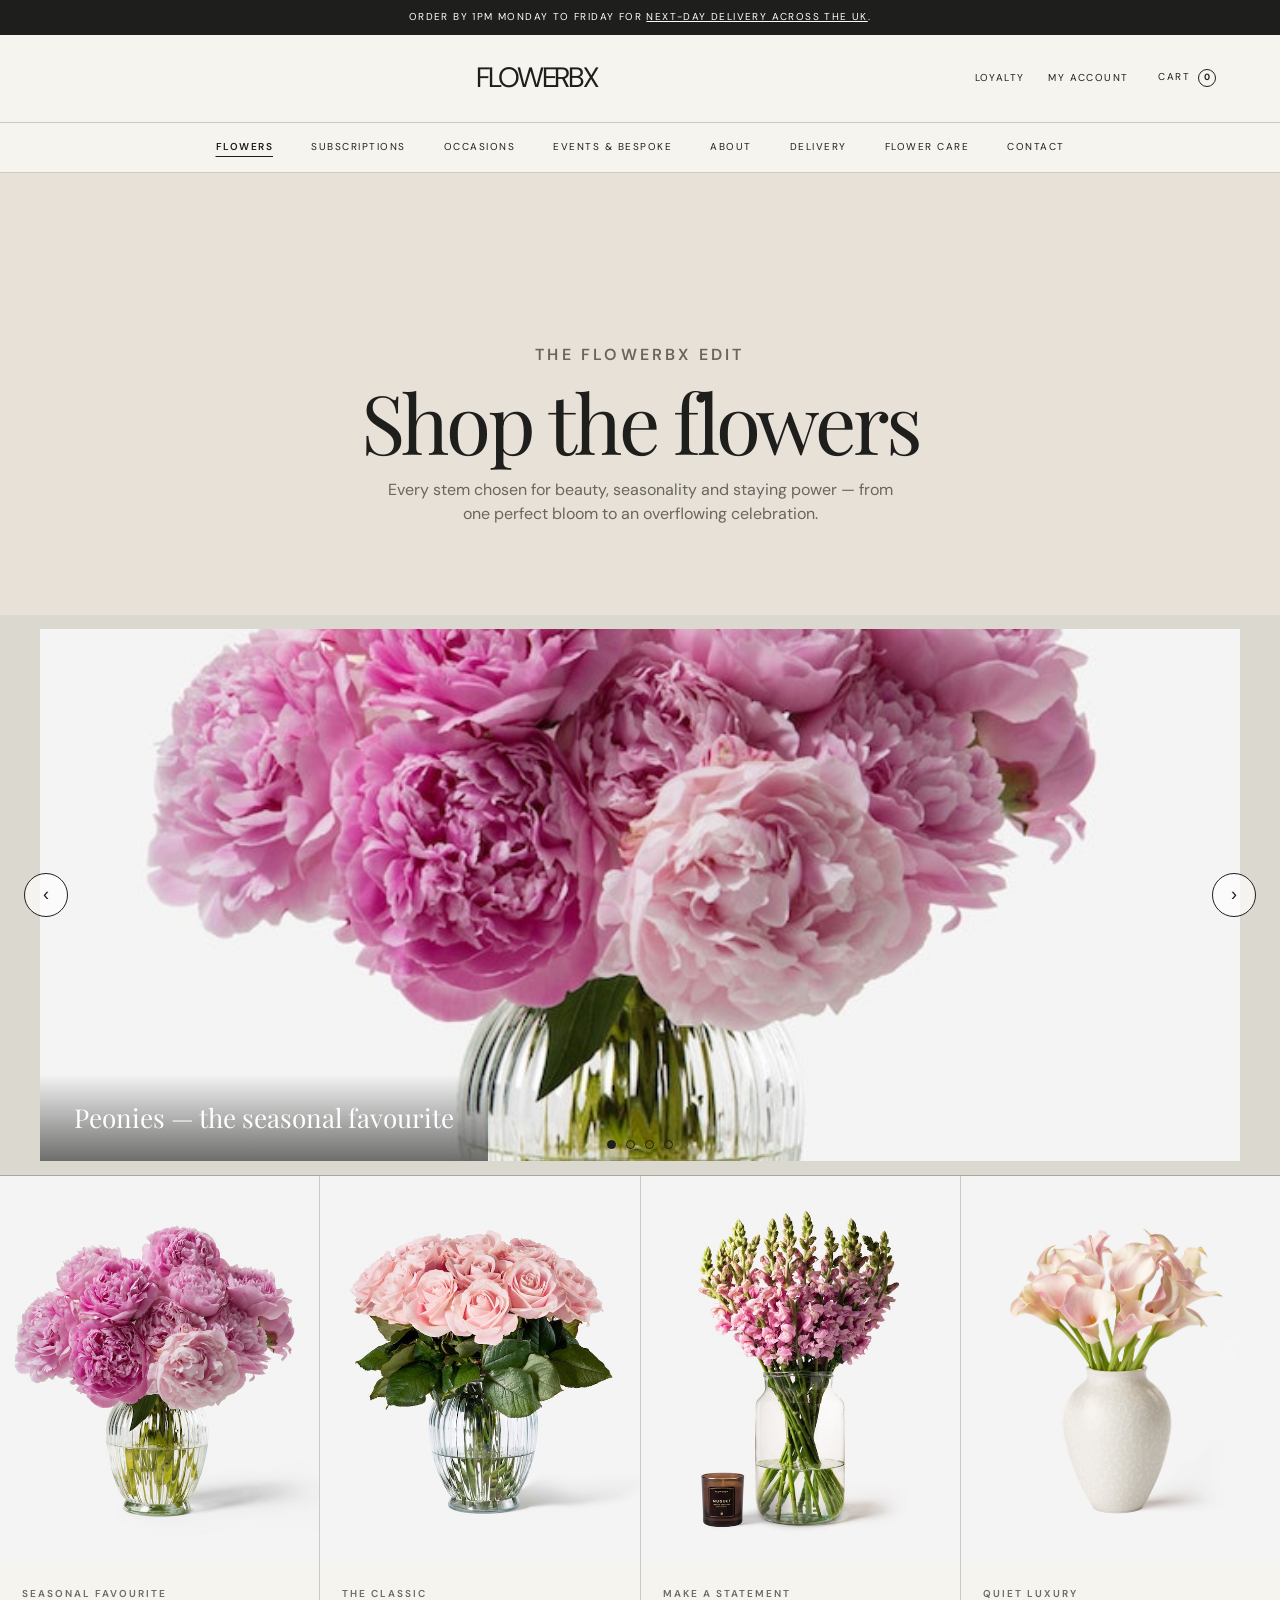
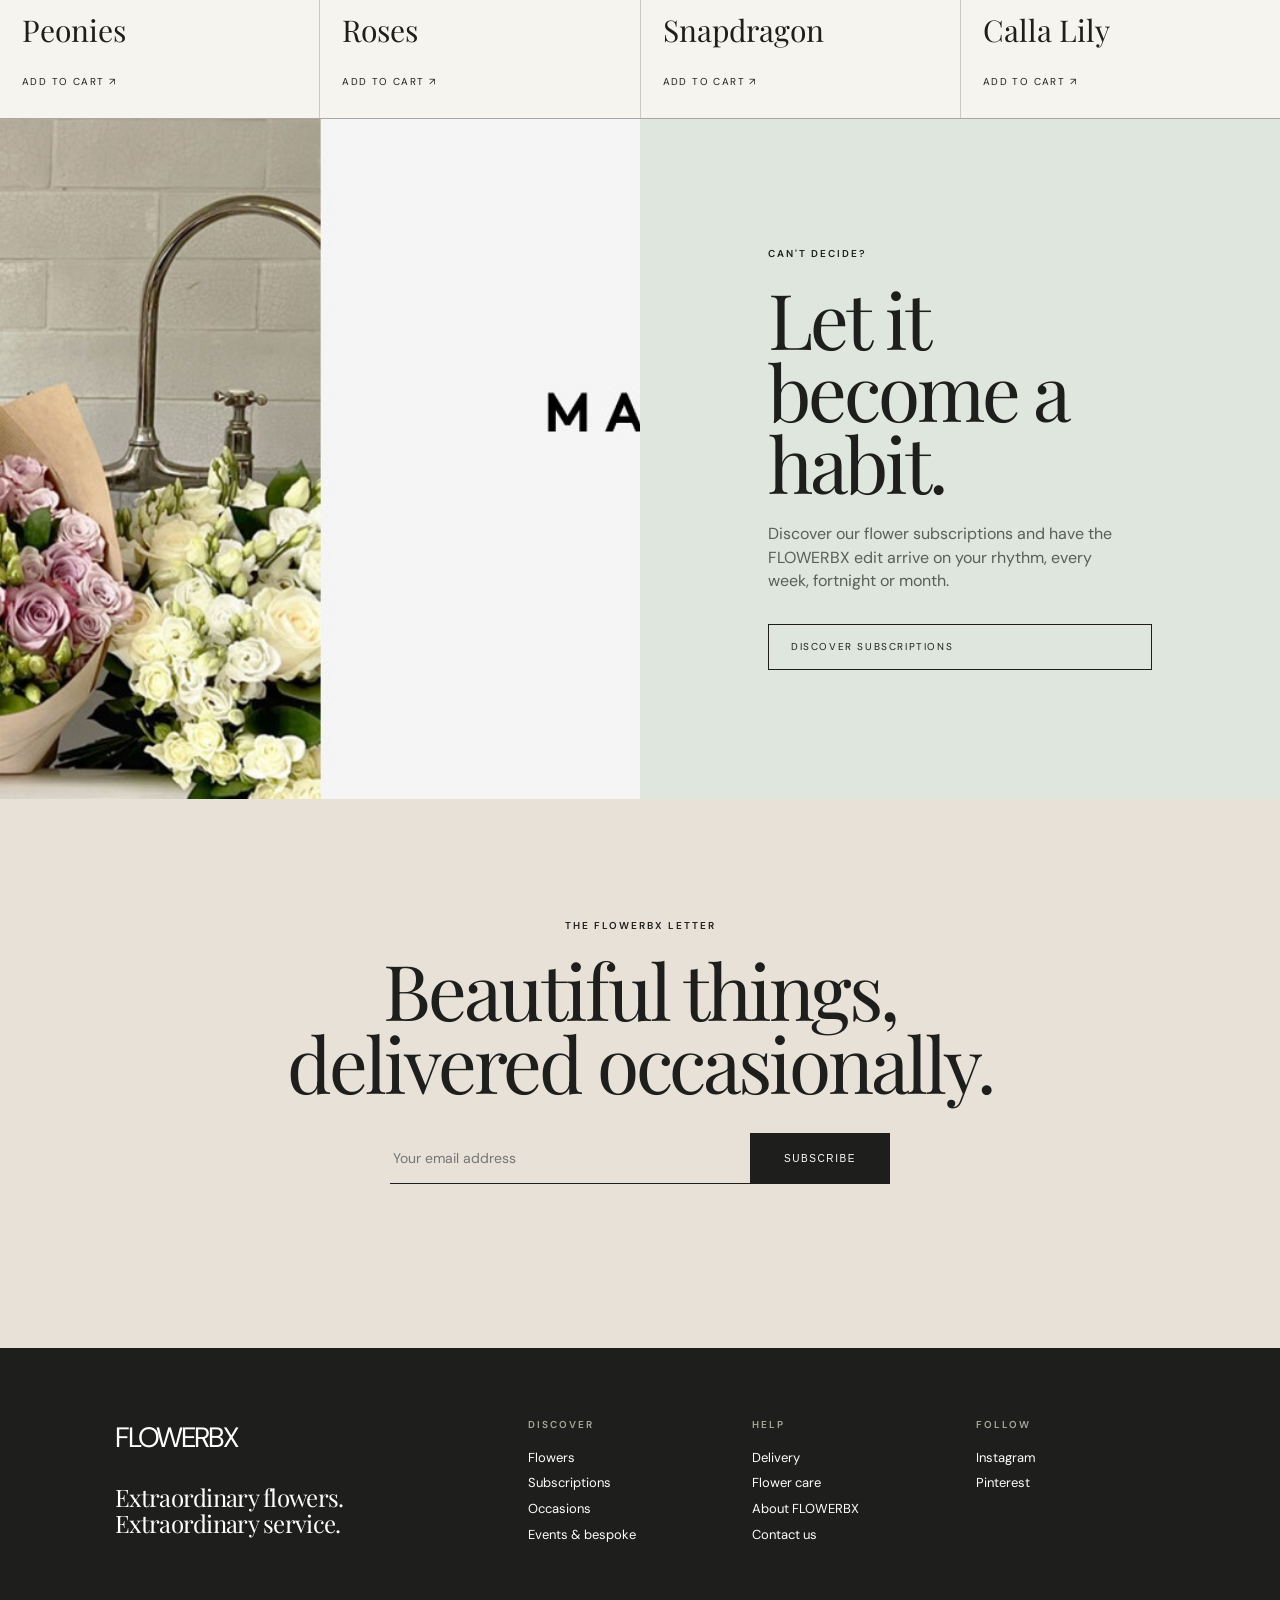
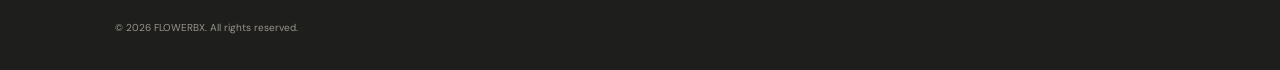
<file: shop.html>
<!doctype html>
<html lang="en">
<head>
  <meta charset="UTF-8" />
  <meta name="viewport" content="width=device-width, initial-scale=1.0" />
  <meta name="description" content="Shop FLOWERBX's edit of seasonal peonies, roses, snapdragons and calla lilies." />
  <title>Shop Flowers — FLOWERBX</title>
  <link rel="preconnect" href="https://fonts.googleapis.com">
  <link rel="preconnect" href="https://fonts.gstatic.com" crossorigin>
  <link href="https://fonts.googleapis.com/css2?family=DM+Sans:wght@400;500;600&family=Playfair+Display:wght@400;500&display=swap" rel="stylesheet">
  <link rel="stylesheet" href="styles.css" />
</head>
<body data-page="shop">
  <div id="site-header-root"></div>
  <main id="top">
    <section class="page-hero"><p class="eyebrow">THE FLOWERBX EDIT</p><h1>Shop the flowers</h1><p>Every stem chosen for beauty, seasonality and staying power — from one perfect bloom to an overflowing celebration.</p></section>

    <section class="collection-rotator" aria-label="Flower collections" aria-roledescription="carousel">
      <figure class="carousel-slide is-active"><img src="assets/peony.jpg" alt="Soft pink peonies"><figcaption>Peonies — the seasonal favourite</figcaption></figure>
      <figure class="carousel-slide"><img src="assets/rose.jpg" alt="Pink roses in a vase"><figcaption>Roses — the classic</figcaption></figure>
      <figure class="carousel-slide"><img src="assets/snapdragon.jpg" alt="Lavender snapdragons"><figcaption>Snapdragon — make a statement</figcaption></figure>
      <figure class="carousel-slide"><img src="assets/calla.jpg" alt="White calla lilies"><figcaption>Calla Lily — quiet luxury</figcaption></figure>
      <div class="carousel-controls"><button class="carousel-prev" aria-label="Previous collection">‹</button><button class="carousel-next" aria-label="Next collection">›</button></div>
      <div class="carousel-dots" role="tablist" aria-label="Choose collection"></div>
    </section>

    <section class="product-grid" aria-label="All flower collections">
      <article class="product-card"><img src="assets/peony.jpg" alt="Soft pink peonies"><div><p class="eyebrow">SEASONAL FAVOURITE</p><h3>Peonies</h3><a href="#" class="add-to-cart">ADD TO CART ↗</a></div></article>
      <article class="product-card"><img src="assets/rose.jpg" alt="Pink roses in a vase"><div><p class="eyebrow">THE CLASSIC</p><h3>Roses</h3><a href="#" class="add-to-cart">ADD TO CART ↗</a></div></article>
      <article class="product-card"><img src="assets/snapdragon.jpg" alt="Lavender snapdragons"><div><p class="eyebrow">MAKE A STATEMENT</p><h3>Snapdragon</h3><a href="#" class="add-to-cart">ADD TO CART ↗</a></div></article>
      <article class="product-card"><img src="assets/calla.jpg" alt="White calla lilies"><div><p class="eyebrow">QUIET LUXURY</p><h3>Calla Lily</h3><a href="#" class="add-to-cart">ADD TO CART ↗</a></div></article>
    </section>

    <section class="split-feature"><div class="split-image"><img src="assets/subscription.jpg" alt="Seasonal flowers arranged for a home"></div><div class="split-copy"><p class="eyebrow">CAN'T DECIDE?</p><h2>Let it become a habit.</h2><p>Discover our flower subscriptions and have the FLOWERBX edit arrive on your rhythm, every week, fortnight or month.</p><a class="button button-outline" href="subscriptions.html">DISCOVER SUBSCRIPTIONS</a></div></section>

    <section class="newsletter"><p class="eyebrow">THE FLOWERBX LETTER</p><h2>Beautiful things,<br>delivered occasionally.</h2><form id="newsletter-form"><input type="email" name="email" placeholder="Your email address" required><button class="button button-dark">SUBSCRIBE</button></form><p id="form-message" class="form-message" aria-live="polite"></p></section>
  </main>
  <div id="site-footer-root"></div>
  <script src="app.js"></script>
</body>
</html>
</file>
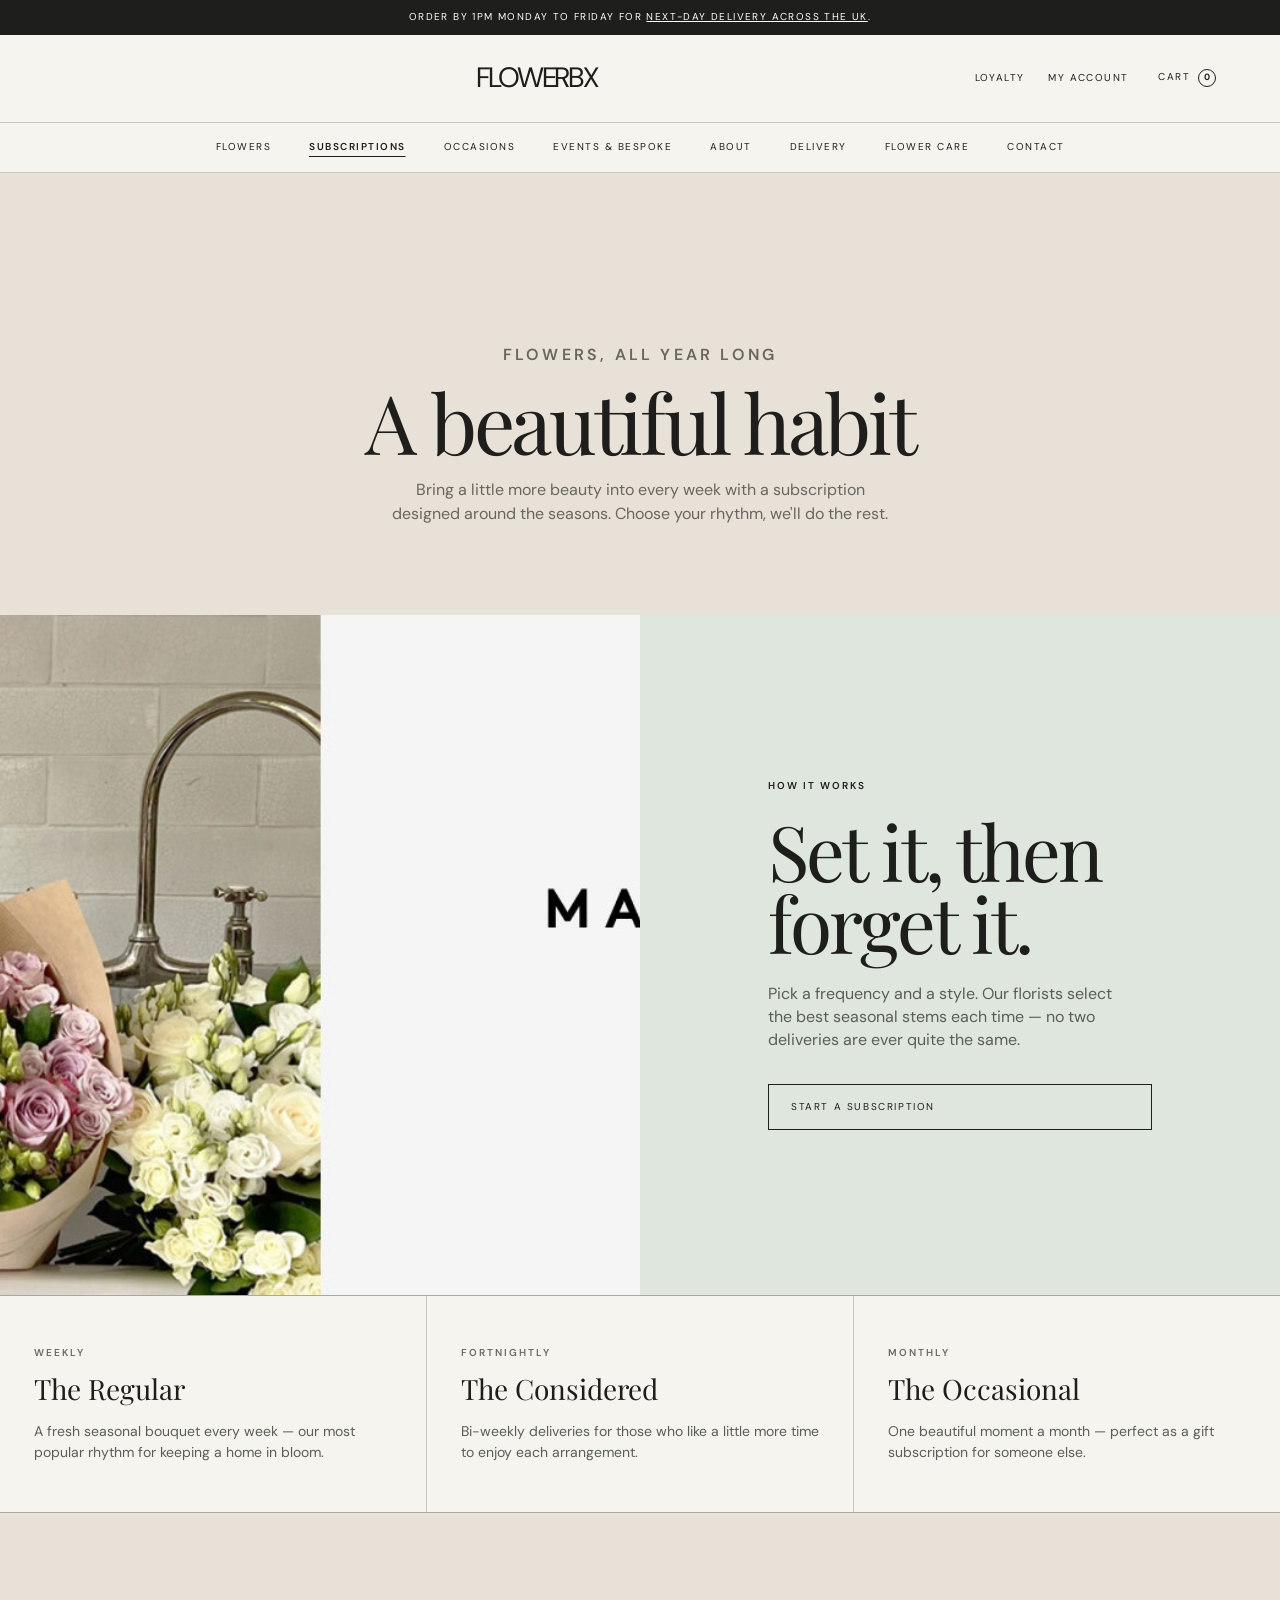
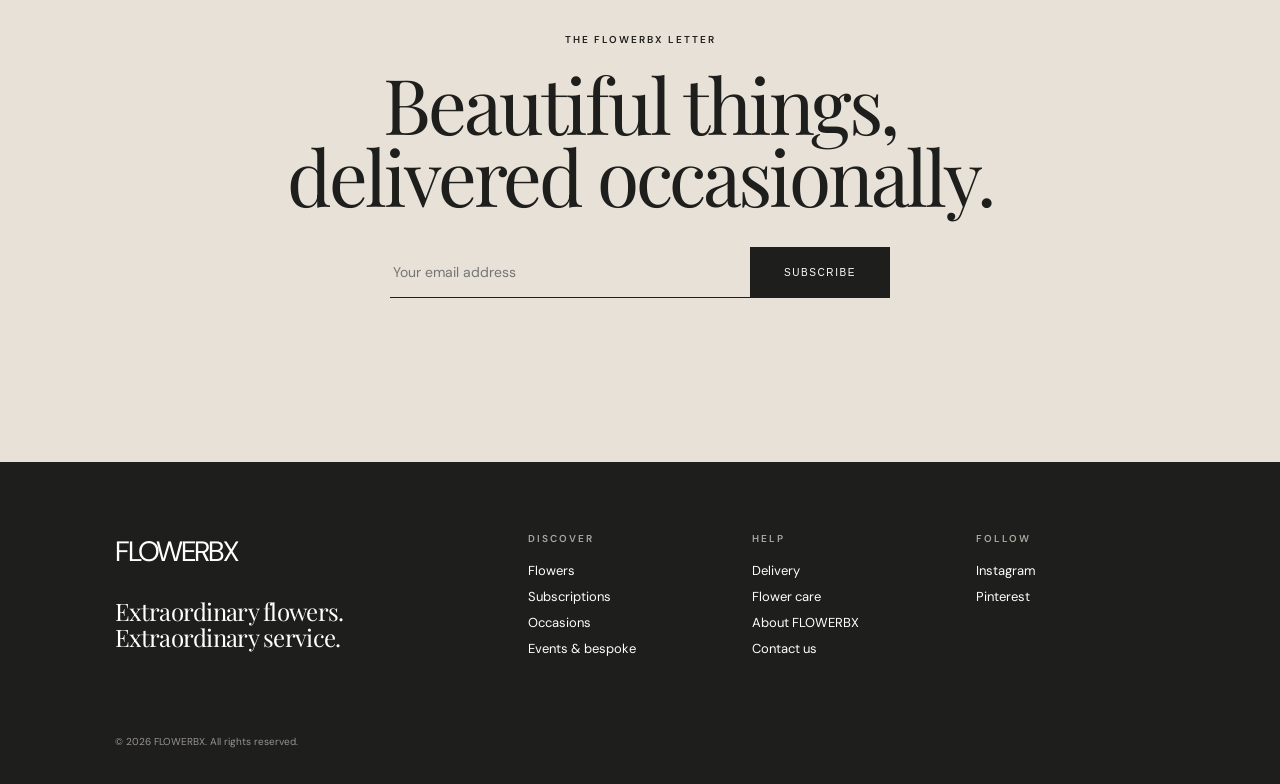
<file: subscriptions.html>
<!doctype html>
<html lang="en">
<head>
  <meta charset="UTF-8" />
  <meta name="viewport" content="width=device-width, initial-scale=1.0" />
  <meta name="description" content="FLOWERBX flower subscriptions — a beautiful habit, designed around the seasons." />
  <title>Subscriptions — FLOWERBX</title>
  <link rel="preconnect" href="https://fonts.googleapis.com">
  <link rel="preconnect" href="https://fonts.gstatic.com" crossorigin>
  <link href="https://fonts.googleapis.com/css2?family=DM+Sans:wght@400;500;600&family=Playfair+Display:wght@400;500&display=swap" rel="stylesheet">
  <link rel="stylesheet" href="styles.css" />
</head>
<body data-page="subscriptions">
  <div id="site-header-root"></div>
  <main id="top">
    <section class="page-hero"><p class="eyebrow">FLOWERS, ALL YEAR LONG</p><h1>A beautiful habit</h1><p>Bring a little more beauty into every week with a subscription designed around the seasons. Choose your rhythm, we'll do the rest.</p></section>

    <section class="split-feature"><div class="split-image"><img src="assets/subscription.jpg" alt="Seasonal flowers arranged for a home"></div><div class="split-copy"><p class="eyebrow">HOW IT WORKS</p><h2>Set it, then forget it.</h2><p>Pick a frequency and a style. Our florists select the best seasonal stems each time — no two deliveries are ever quite the same.</p><a class="button button-outline add-to-cart" href="#">START A SUBSCRIPTION</a></div></section>

    <section class="info-grid" aria-label="Subscription plans">
      <article class="info-card"><p class="eyebrow">WEEKLY</p><h3>The Regular</h3><p>A fresh seasonal bouquet every week — our most popular rhythm for keeping a home in bloom.</p></article>
      <article class="info-card"><p class="eyebrow">FORTNIGHTLY</p><h3>The Considered</h3><p>Bi-weekly deliveries for those who like a little more time to enjoy each arrangement.</p></article>
      <article class="info-card"><p class="eyebrow">MONTHLY</p><h3>The Occasional</h3><p>One beautiful moment a month — perfect as a gift subscription for someone else.</p></article>
    </section>

    <section class="newsletter"><p class="eyebrow">THE FLOWERBX LETTER</p><h2>Beautiful things,<br>delivered occasionally.</h2><form id="newsletter-form"><input type="email" name="email" placeholder="Your email address" required><button class="button button-dark">SUBSCRIBE</button></form><p id="form-message" class="form-message" aria-live="polite"></p></section>
  </main>
  <div id="site-footer-root"></div>
  <script src="app.js"></script>
</body>
</html>
</file>
<file: styles.css>
:root{--ink:#1e1e1c;--paper:#f6f4ef;--soft:#e7e1d8;--accent:#b7c3b1;--line:rgba(30,30,28,.2);--serif:'Playfair Display',Georgia,serif;--sans:'DM Sans',Arial,sans-serif}*{box-sizing:border-box}html{scroll-behavior:smooth}body{margin:0;background:var(--paper);color:var(--ink);font-family:var(--sans);font-size:14px;line-height:1.45}.announcement{background:var(--ink);color:#fff;text-align:center;padding:10px 18px;font-size:10px;letter-spacing:.14em}.announcement a{color:#fff}.site-header{height:88px;padding:0 4.5vw;display:flex;align-items:center;justify-content:space-between;border-bottom:1px solid var(--line)}.brand,.footer-brand{font-size:28px;letter-spacing:-.08em;color:var(--ink);text-decoration:none}.brand span,.footer-brand span{font-weight:400}.icon-button{border:0;background:none;font-size:18px;padding:12px;cursor:pointer}.header-actions{display:flex;align-items:center;gap:24px;font-size:10px;letter-spacing:.14em}.header-actions a,.cart-button,.main-nav a,footer a{color:inherit;text-decoration:none}.cart-button{border:0;background:none;font:inherit;letter-spacing:inherit;cursor:pointer}.cart-button b{display:inline-grid;place-items:center;width:18px;height:18px;border:1px solid currentColor;border-radius:50%;font-size:9px;margin-left:4px}.main-nav{height:50px;display:flex;justify-content:center;align-items:center;gap:38px;border-bottom:1px solid var(--line);font-size:10px;letter-spacing:.15em}.hero{min-height:660px;position:relative;overflow:hidden;background:#dad8cf}.hero img,.wide-feature>img{width:100%;height:100%;object-fit:cover;display:block}.hero img{position:absolute;inset:0;filter:saturate(.83)}.hero:after{content:'';position:absolute;inset:0;background:linear-gradient(90deg,rgba(20,20,18,.48),transparent 65%)}.hero-copy{position:relative;z-index:1;color:#fff;padding:150px 9vw;max-width:680px}.eyebrow{font-size:10px;letter-spacing:.2em;margin:0 0 20px;font-weight:600}.hero h1,.split-copy h2,.wide-copy h2,.collection-intro h2,.service-heading h2,.newsletter h2{font:400 clamp(46px,6.4vw,92px)/.94 var(--serif);letter-spacing:-.04em;margin:0 0 24px}.hero-copy p:not(.eyebrow){max-width:350px;font-size:16px;margin:0 0 32px}.button{display:inline-block;border:1px solid var(--ink);padding:15px 22px;font-size:10px;letter-spacing:.16em;text-decoration:none;cursor:pointer}.button-dark{background:var(--ink);color:#fff;border-color:var(--ink)}.button-light{background:#fff;color:var(--ink);border-color:#fff}.button-outline{background:transparent;color:var(--ink)}.collection-intro{text-align:center;padding:130px 20px 70px}.collection-intro h2{font-size:clamp(48px,7vw,96px)}.intro-copy{max-width:450px;margin:0 auto;color:#68665f}.product-grid{display:grid;grid-template-columns:repeat(4,1fr);gap:1px;background:var(--line);border-top:1px solid var(--line);border-bottom:1px solid var(--line)}.product-card{background:var(--paper);min-width:0}.product-card img{width:100%;aspect-ratio:.82;object-fit:cover;display:block}.product-card>div{padding:22px 22px 28px}.product-card .eyebrow{margin-bottom:8px;color:#6b6962}.product-card h3{font:400 30px var(--serif);margin:0 0 20px}.product-card a{font-size:10px;letter-spacing:.14em;color:inherit;text-decoration:none}.split-feature{display:grid;grid-template-columns:1fr 1fr;min-height:680px}.split-image img{height:100%;width:100%;object-fit:cover}.split-copy{display:flex;flex-direction:column;justify-content:center;padding:10vw;background:#dfe6dd}.split-copy h2{font-size:clamp(54px,6vw,92px)}.split-copy>p:not(.eyebrow){max-width:360px;color:#595e58;margin:0 0 32px;font-size:16px}.wide-feature{height:680px;position:relative;overflow:hidden}.wide-feature>img{position:absolute;inset:0;filter:brightness(.74) saturate(.78)}.wide-copy{position:relative;color:#fff;padding:150px 9vw;max-width:650px}.wide-copy h2{font-size:clamp(50px,6vw,88px)}.wide-copy>p:not(.eyebrow){max-width:370px;font-size:16px;margin-bottom:30px}.service-section{display:grid;grid-template-columns:1fr 1.2fr;gap:12vw;padding:130px 9vw}.service-heading h2{font-size:clamp(54px,7vw,100px)}.service-list a{display:grid;grid-template-columns:45px 1fr 30px;align-items:center;padding:23px 0;border-bottom:1px solid var(--line);color:inherit;text-decoration:none}.service-list span,.service-list em{font-size:11px;color:#77736c;font-style:normal}.service-list strong{font:400 25px var(--serif)}.newsletter{background:var(--soft);padding:120px 9vw;text-align:center}.newsletter h2{font-size:clamp(48px,6vw,84px)}form{display:flex;justify-content:center;max-width:500px;margin:35px auto 0}input{background:transparent;border:0;border-bottom:1px solid var(--ink);padding:15px 3px;flex:1;font:inherit;outline:0}form .button{border:0;min-width:140px}.form-message{min-height:20px;color:#56614e;font-size:12px}footer{display:grid;grid-template-columns:2fr repeat(3,1fr);gap:35px;position:relative;padding:70px 9vw 110px;background:var(--ink);color:#fff}footer .footer-brand{color:#fff}footer .footer-brand p{font:400 24px/1.1 var(--serif);letter-spacing:-.03em;margin-top:25px}footer .eyebrow{color:#aaa79e;margin-bottom:16px}footer a{display:block;margin:7px 0;font-size:13px}footer small{position:absolute;bottom:35px;left:9vw;color:#98958d;font-size:10px}@media(max-width:800px){.announcement{font-size:9px}.site-header{height:72px}.header-actions{gap:10px;font-size:9px}.header-actions a:first-child{display:none}.main-nav{overflow:auto;justify-content:flex-start;padding:0 18px;gap:24px;white-space:nowrap}.hero{min-height:620px}.hero-copy{padding:140px 8vw 80px}.product-grid{grid-template-columns:repeat(2,1fr)}.product-card h3{font-size:25px}.split-feature{grid-template-columns:1fr;min-height:auto}.split-image{height:500px}.split-copy{padding:80px 8vw}.wide-feature{height:600px}.wide-copy{padding:120px 8vw}.service-section{grid-template-columns:1fr;gap:50px;padding:85px 8vw}.newsletter{padding:85px 8vw}footer{grid-template-columns:1fr 1fr;padding:60px 8vw 110px}footer .footer-brand{grid-column:1/-1}footer small{left:8vw}.menu-toggle{display:block}}@media(min-width:801px){.menu-toggle{visibility:hidden}}

/* --- multi-page additions --- */
.main-nav a.active{color:var(--ink);font-weight:600;text-decoration:underline;text-underline-offset:6px}
.page-hero{padding:170px 9vw 90px;text-align:center;background:var(--soft)}
.page-hero .eyebrow{justify-content:center;display:flex}
.page-hero h1{font:400 clamp(46px,6.4vw,88px)/.96 var(--serif);letter-spacing:-.04em;margin:16px 0 18px}
.page-hero p{max-width:520px;margin:0 auto;color:#68665f;font-size:16px}
.info-grid{display:grid;grid-template-columns:repeat(3,1fr);gap:1px;background:var(--line);border-top:1px solid var(--line);border-bottom:1px solid var(--line)}
.info-card{background:var(--paper);padding:50px 34px}
.info-card p.eyebrow{color:#6b6962;margin-bottom:10px}
.info-card h3{font:400 28px var(--serif);margin:0 0 14px}
.info-card p:last-child{color:#595e58;font-size:14px;margin:0}
.faq{padding:110px 9vw;max-width:820px;margin:0 auto}
.faq details{border-bottom:1px solid var(--line);padding:22px 0}
.faq summary{font:400 22px var(--serif);cursor:pointer;list-style:none}
.faq summary::-webkit-details-marker{display:none}
.faq p{color:#595e58;font-size:14px;margin:14px 0 0}
.contact-grid{display:grid;grid-template-columns:1fr 1fr;gap:8vw;padding:130px 9vw}
.contact-grid h2{font:400 clamp(44px,5vw,72px)/1 var(--serif);letter-spacing:-.03em;margin:0 0 24px}
.contact-form label{display:block;font-size:11px;letter-spacing:.1em;margin:18px 0 6px;color:#595e58}
.contact-form input,.contact-form textarea{width:100%;background:transparent;border:0;border-bottom:1px solid var(--ink);padding:12px 3px;font:inherit;outline:0}
.contact-form textarea{resize:vertical;min-height:90px}
.contact-form .button{margin-top:28px}
.contact-details a{display:block;margin:8px 0;color:inherit}

/* carousel */
.hero-carousel{min-height:660px;position:relative;overflow:hidden;background:#dad8cf}
.hero-carousel .carousel-slide{position:absolute;inset:0;opacity:0;transition:opacity .8s ease;pointer-events:none}
.hero-carousel .carousel-slide.is-active{opacity:1;pointer-events:auto}
.hero-carousel .carousel-slide img{width:100%;height:100%;object-fit:cover;display:block;position:absolute;inset:0;filter:saturate(.83)}
.hero-carousel .carousel-slide:after{content:'';position:absolute;inset:0;background:linear-gradient(90deg,rgba(20,20,18,.48),transparent 65%)}
.hero-carousel .hero-copy{position:relative;z-index:1;color:#fff;padding:150px 9vw;max-width:680px}
.carousel-controls{position:absolute;inset:0;z-index:2;display:flex;align-items:center;justify-content:space-between;padding:0 24px;pointer-events:none}
.carousel-prev,.carousel-next{pointer-events:auto;background:rgba(255,255,255,.15);border:1px solid rgba(255,255,255,.6);color:#fff;width:44px;height:44px;border-radius:50%;font-size:18px;cursor:pointer}
.carousel-dots{position:absolute;bottom:26px;left:0;right:0;z-index:2;display:flex;justify-content:center;gap:10px}
.carousel-dot{width:9px;height:9px;border-radius:50%;border:1px solid #fff;background:transparent;cursor:pointer;padding:0}
.carousel-dot.is-active{background:#fff}

.collection-rotator{position:relative;height:560px;overflow:hidden;background:#dad8cf}
.collection-rotator .carousel-slide{position:absolute;inset:0;opacity:0;transition:opacity .7s ease}
.collection-rotator .carousel-slide.is-active{opacity:1}
.collection-rotator .carousel-slide img{width:100%;height:100%;object-fit:cover;display:block}
.collection-rotator .carousel-slide figcaption{position:absolute;left:0;bottom:0;padding:26px 34px;color:#fff;background:linear-gradient(0deg,rgba(20,20,18,.6),transparent);font:400 26px var(--serif)}
.collection-rotator .carousel-dot{border-color:var(--ink)}
.collection-rotator .carousel-dot.is-active{background:var(--ink)}
.collection-rotator .carousel-prev,.collection-rotator .carousel-next{background:rgba(255,255,255,.7);border-color:var(--ink);color:var(--ink)}

@media(max-width:800px){
  .main-nav{position:fixed;top:0;left:0;right:0;bottom:0;transform:translateX(-100%);transition:transform .25s ease;background:var(--paper);flex-direction:column;justify-content:flex-start;align-items:flex-start;padding:110px 8vw;gap:26px;z-index:50;overflow:auto;white-space:normal}
  .main-nav.is-open{transform:translateX(0)}
  .menu-toggle{visibility:visible;position:relative;z-index:60}
  .info-grid{grid-template-columns:1fr}
  .contact-grid{grid-template-columns:1fr;gap:50px;padding:90px 8vw}
  .page-hero{padding:140px 8vw 70px}
  .hero-carousel{min-height:560px}
  .collection-rotator{height:420px}
}
</file>
